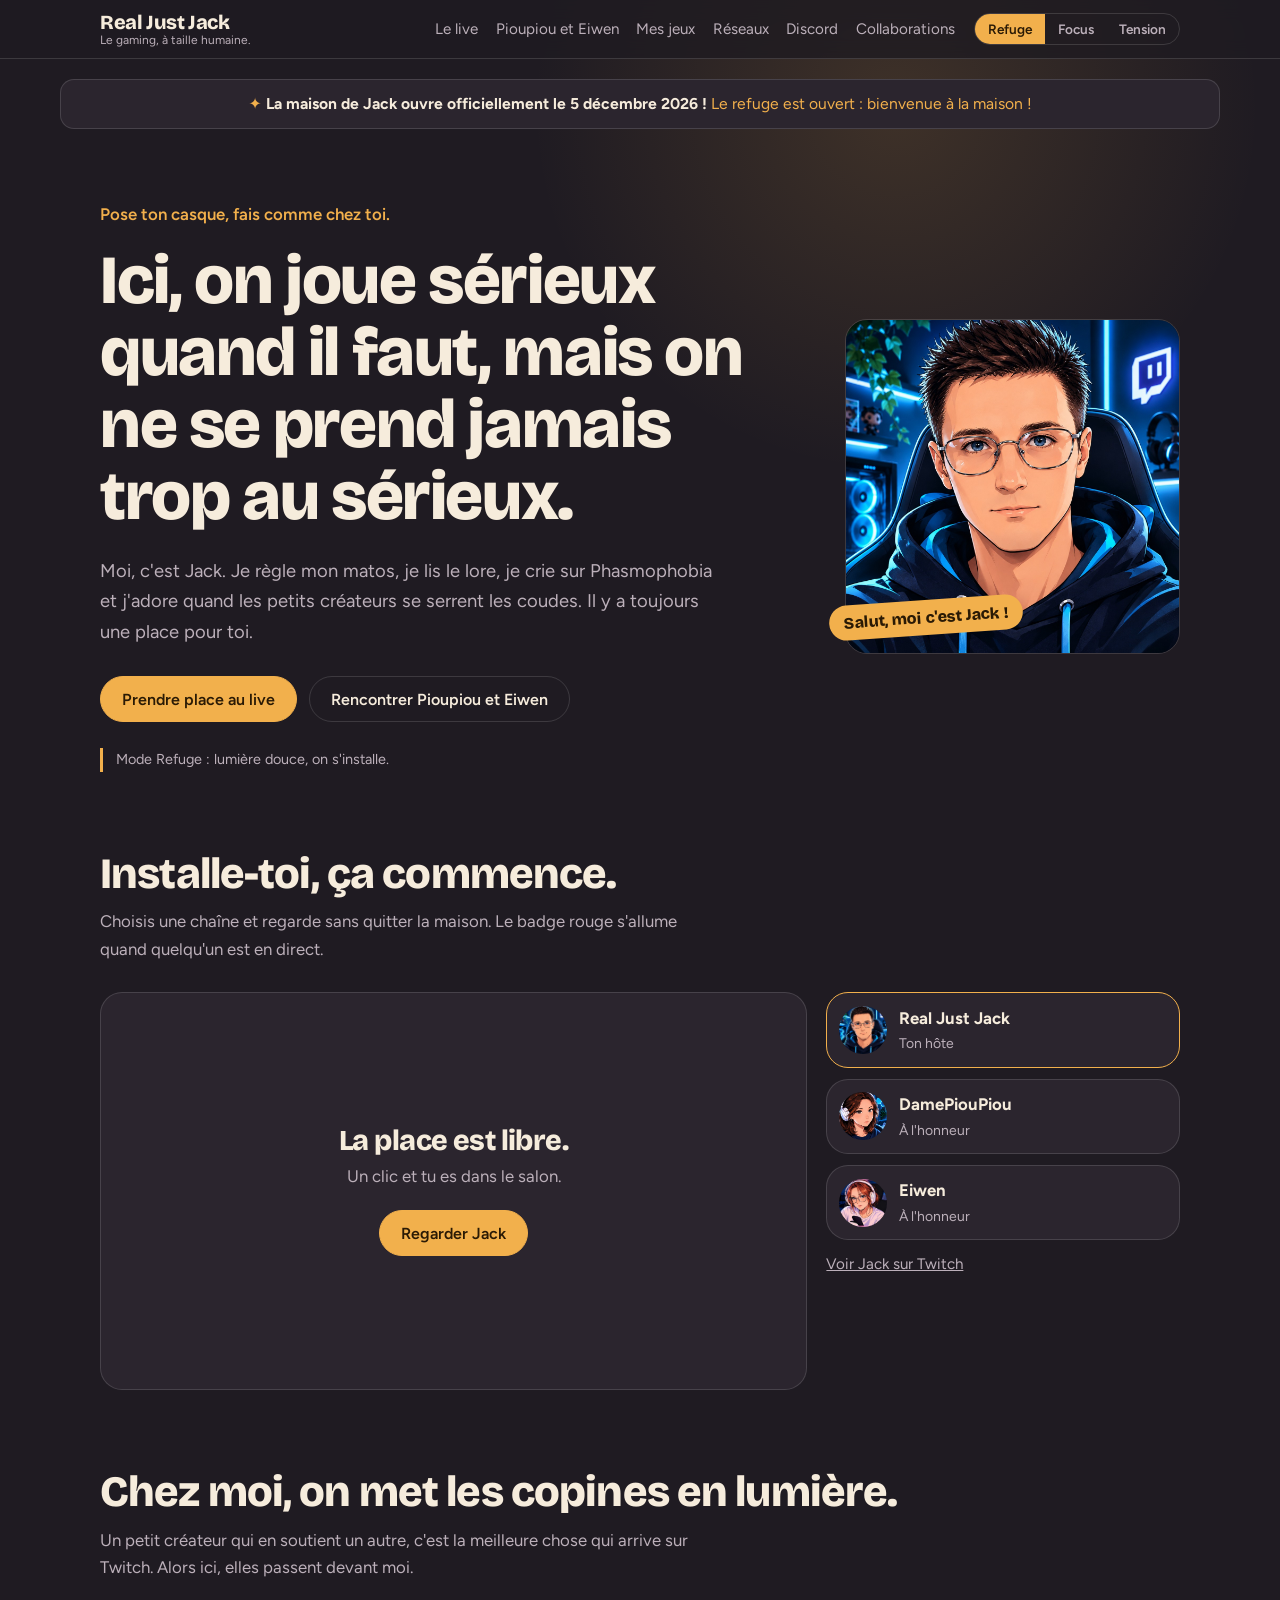
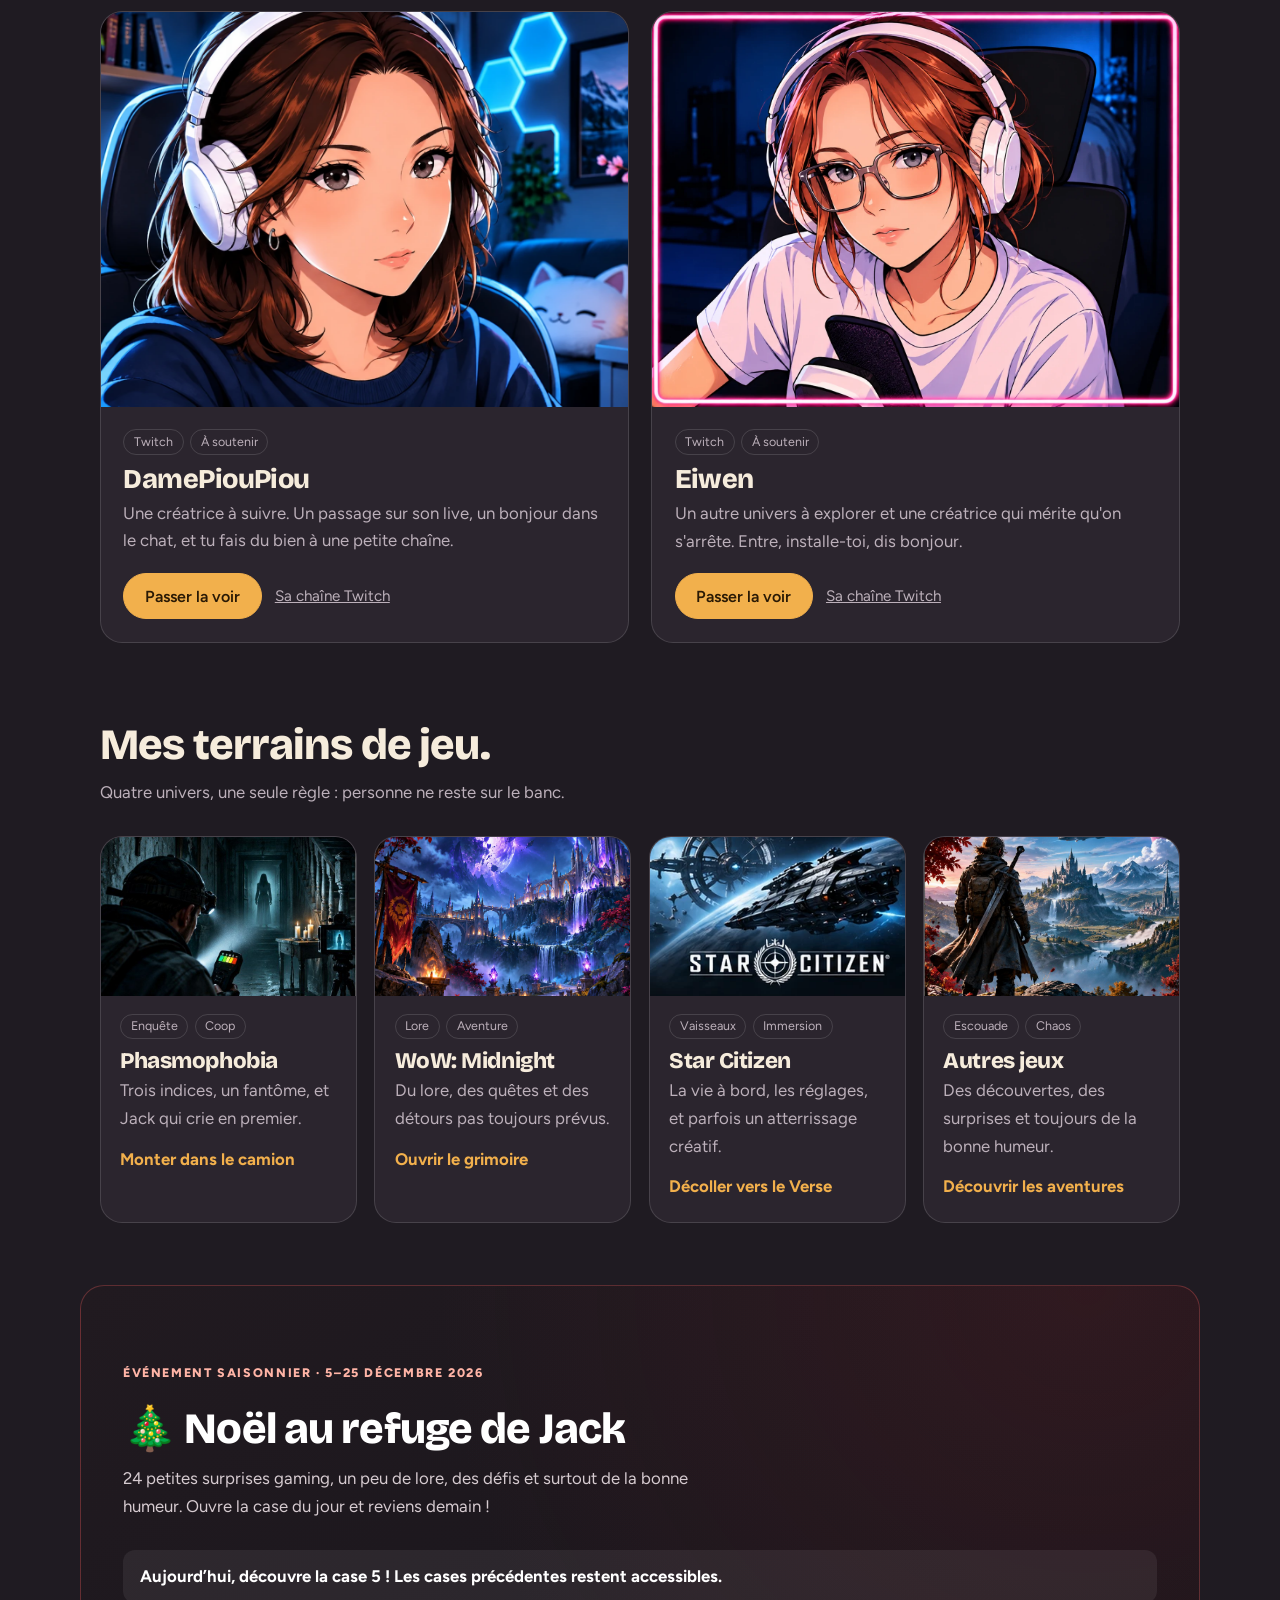
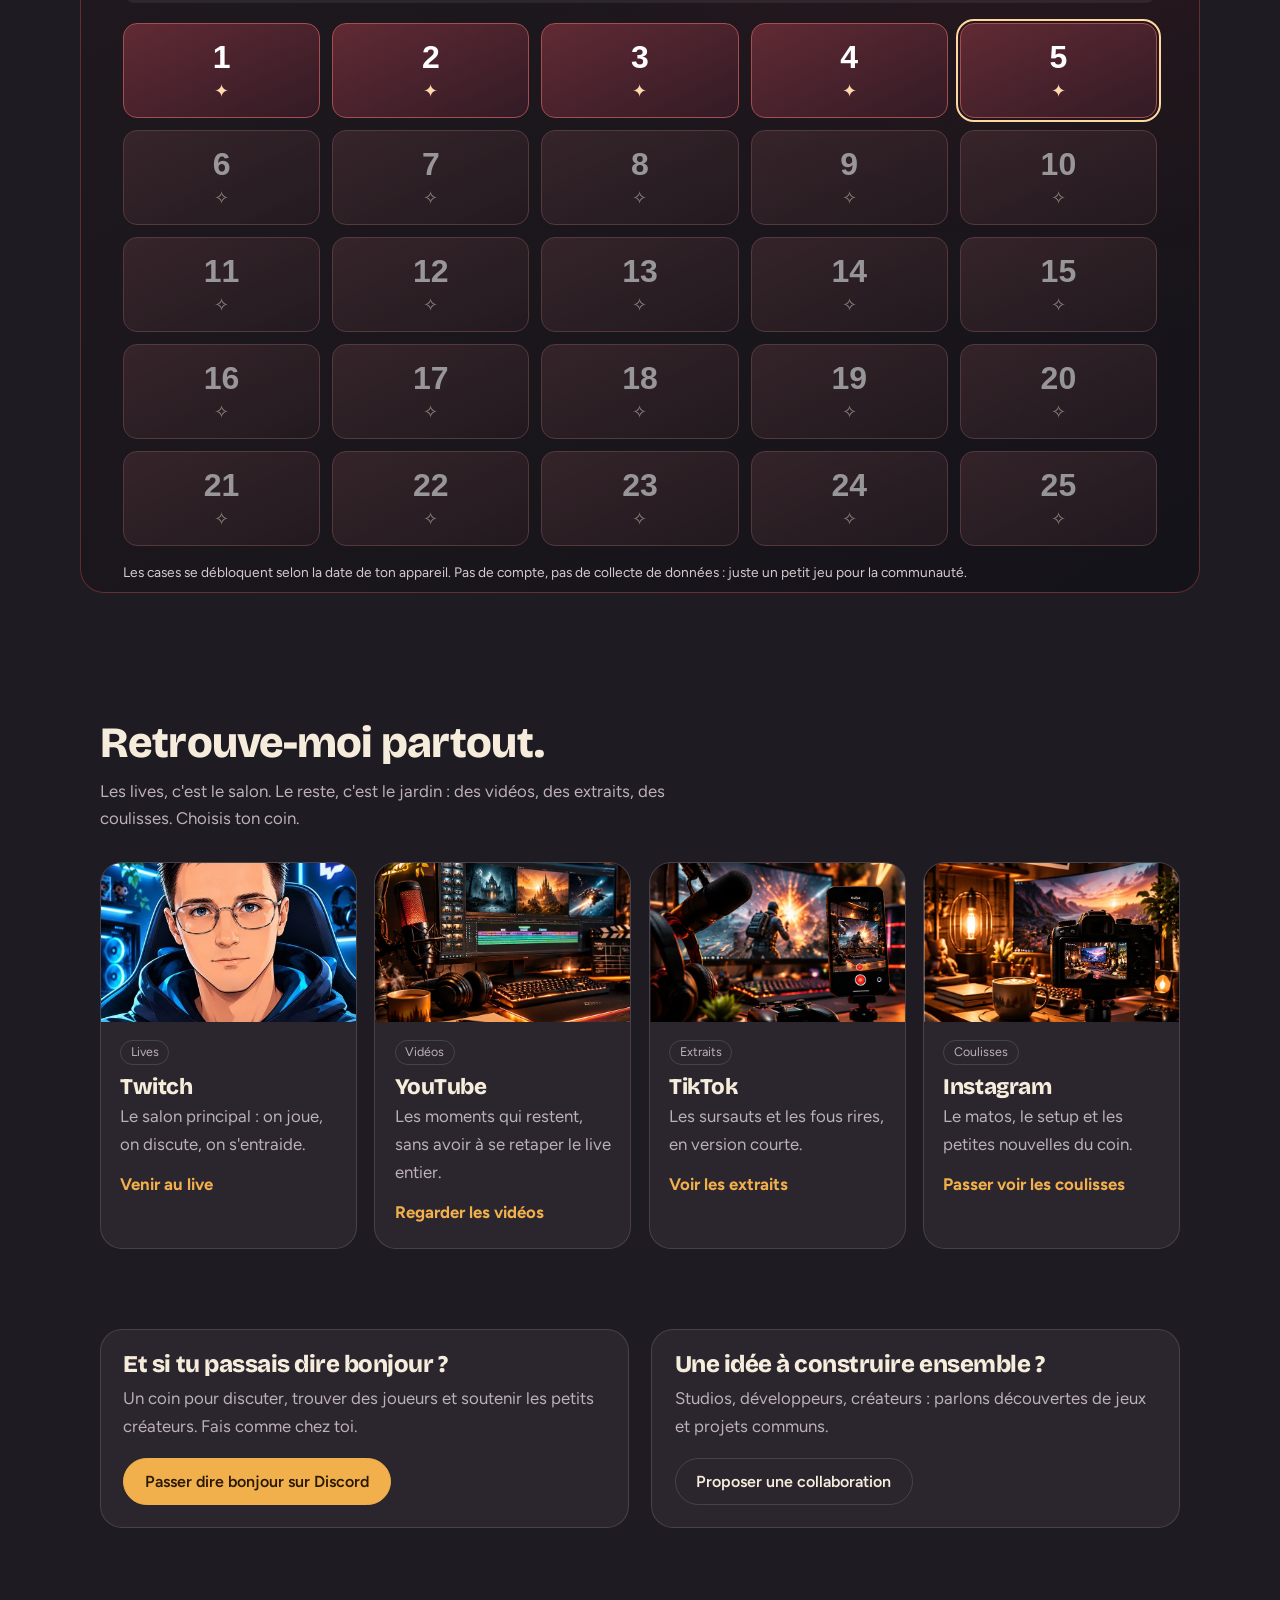
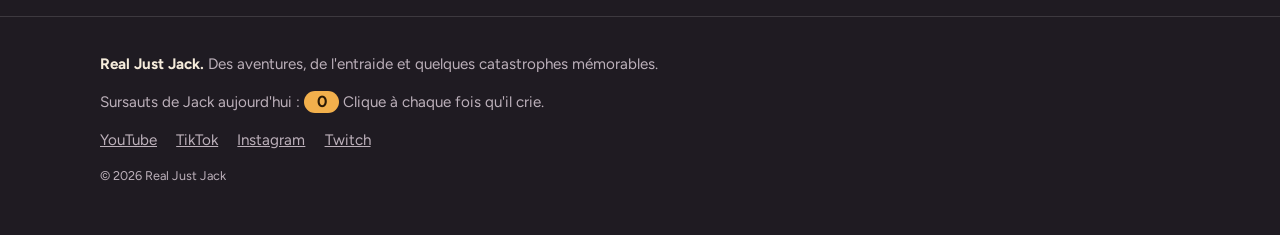
<file: index.html>
<!DOCTYPE html>
<html lang="fr" data-mood="refuge"><head><meta charset="utf-8"><meta name="viewport" content="width=device-width,initial-scale=1,viewport-fit=cover"><meta name="theme-color" content="#1f1b22">
<title>Real Just Jack | Streamer français sur Twitch, entraide et bonne humeur</title>
<meta name="description" content="Real Just Jack : lives Twitch chaleureux autour de Phasmophobia, WoW Midnight, Star Citizen et autres jeux. Avec les lives de DamePiouPiou et Eiwen à découvrir.">
<link rel="canonical" href="https://reeljustjack.fr/"><meta name="robots" content="index, follow, max-image-preview:large">
<meta property="og:type" content="website"><meta property="og:locale" content="fr_FR"><meta property="og:site_name" content="Real Just Jack"><meta property="og:title" content="Real Just Jack | Streamer français sur Twitch"><meta property="og:description" content="Ici, on joue sérieux quand il faut, mais on ne se prend jamais trop au sérieux."><meta property="og:url" content="https://reeljustjack.fr/"><meta property="og:image" content="https://reeljustjack.fr/assets/jack-manga.jpg"><meta name="twitter:card" content="summary_large_image">
<script type="application/ld+json">{"@context":"https://schema.org","@type":"Person","name":"Real Just Jack","alternateName":"Jack","url":"https://reeljustjack.fr/","image":"https://reeljustjack.fr/assets/jack.jpg","sameAs":["https://www.twitch.tv/realjustjack","https://www.youtube.com/@MisterJackBond","https://www.tiktok.com/@dcjackbond","https://www.instagram.com/jackreelly/"]}</script>
<link rel="icon" href="assets/favicon.svg"><link rel="preconnect" href="https://fonts.googleapis.com"><link rel="preconnect" href="https://fonts.gstatic.com" crossorigin>
<link rel="stylesheet" href="https://fonts.googleapis.com/css2?family=Bricolage+Grotesque:opsz,wght@12..96,500;12..96,800&family=Figtree:wght@400;600&display=swap">
<link rel="stylesheet" href="jack.css"><script defer src="jack.js"></script></head>
<body>
<a class="skip" href="#main">Aller au contenu</a>
<header class="top"><div class="wrap bar">
<a class="logo" href="index.html">Real Just Jack<small>Le gaming, à taille humaine.</small></a>
<nav aria-label="Navigation principale"><a href="#live">Le live</a><a href="#copines">Pioupiou et Eiwen</a><a href="#jeux">Mes jeux</a><a href="#reseaux">Réseaux</a><a href="#discord">Discord</a><a href="partenariats.html">Collaborations</a></nav>
<div class="moods" role="group" aria-label="Humeur du site"><button data-m="refuge" title="Lumière douce">Refuge</button><button data-m="focus" title="Tout est aligné">Focus</button><button data-m="tension" title="Lampe torche">Tension</button></div>
</div></header>
<main id="main">
<div class="launch-strip" role="status"><span aria-hidden="true">✦</span> <strong>La maison de Jack ouvre officiellement le 5 décembre 2026 !</strong> <span id="launchClock">Bienvenue dans le refuge gaming.</span></div>
<section class="wrap hero">
<div><p class="kick" data-t="Chut. Tu entends ça ?">Pose ton casque, fais comme chez toi.</p>
<h1>Ici, on joue sérieux quand il faut, mais on ne se prend jamais trop au sérieux.</h1>
<p class="lead">Moi, c'est Jack. Je règle mon matos, je lis le lore, je crie sur Phasmophobia et j'adore quand les petits créateurs se serrent les coudes. Il y a toujours une place pour toi.</p>
<div class="cta"><a class="btn" href="#live" data-ch="realjustjack"><span data-t="Allumer le live, courage">Prendre place au live</span> <span class="on">EN LIVE</span></a><a class="btn ghost" href="#copines">Rencontrer Pioupiou et Eiwen</a></div>
<p class="mood-note" id="moodNote" aria-live="polite"></p></div>
<figure class="portrait tilt"><img src="assets/jack-manga.jpg" alt="Illustration de Jack, assis face à son écran"><figcaption>Salut, moi c'est Jack !</figcaption></figure>
</section>

<i id="direct"></i>
<section class="wrap" id="live">
<h2>Installe-toi, ça commence.</h2>
<p class="intro">Choisis une chaîne et regarde sans quitter la maison. Le badge rouge s'allume quand quelqu'un est en direct.</p>
<div class="live">
<div class="player" id="player"><div class="welcome"><h3>La place est libre.</h3><p>Un clic et tu es dans le salon.</p><button class="btn" data-ch="realjustjack">Regarder Jack <span class="on">EN LIVE</span></button></div></div>
<div class="tabs">
<button class="tab on-air" data-ch="realjustjack"><img src="assets/jack.jpg" alt=""><span><b>Real Just Jack</b><small>Ton hôte</small></span><span class="on">EN LIVE</span></button>
<button class="tab" data-ch="damepioupiou"><img src="assets/damepioupiou.jpg" alt=""><span><b>DamePiouPiou</b><small>À l'honneur</small></span><span class="on">EN LIVE</span></button>
<button class="tab" data-ch="eiwen_"><img src="assets/eiwen.jpg" alt=""><span><b>Eiwen</b><small>À l'honneur</small></span><span class="on">EN LIVE</span></button>
<a class="quiet" id="tw" href="https://www.twitch.tv/realjustjack" target="_blank" rel="noopener">Voir Jack sur Twitch</a>
</div></div>
</section>

<i id="communaute"></i>
<section class="wrap" id="copines">
<h2>Chez moi, on met les copines en lumière.</h2>
<p class="intro">Un petit créateur qui en soutient un autre, c'est la meilleure chose qui arrive sur Twitch. Alors ici, elles passent devant moi.</p>
<div class="duo">
<article class="star tilt"><img src="assets/damepioupiou-manga.webp" alt="Illustration de DamePiouPiou" loading="lazy"><div><div class="chips"><span class="chip">Twitch</span><span class="chip">À soutenir</span></div><h3>DamePiouPiou</h3><p>Une créatrice à suivre. Un passage sur son live, un bonjour dans le chat, et tu fais du bien à une petite chaîne.</p><div class="cta"><button class="btn" data-ch="damepioupiou">Passer la voir <span class="on">EN LIVE</span></button><a class="quiet" href="https://www.twitch.tv/damepioupiou" target="_blank" rel="noopener">Sa chaîne Twitch</a></div></div></article>
<article class="star tilt"><img src="assets/eiwen-manga.webp" alt="Illustration d'Eiwen" loading="lazy"><div><div class="chips"><span class="chip">Twitch</span><span class="chip">À soutenir</span></div><h3>Eiwen</h3><p>Un autre univers à explorer et une créatrice qui mérite qu'on s'arrête. Entre, installe-toi, dis bonjour.</p><div class="cta"><button class="btn" data-ch="eiwen_">Passer la voir <span class="on">EN LIVE</span></button><a class="quiet" href="https://www.twitch.tv/eiwen_" target="_blank" rel="noopener">Sa chaîne Twitch</a></div></div></article>
</div></section>

<i id="aventures"></i>
<section class="wrap" id="jeux">
<h2>Mes terrains de jeu.</h2>
<p class="intro">Quatre univers, une seule règle : personne ne reste sur le banc.</p>
<div class="games">
<a class="game tilt" href="phasmophobia.html"><img src="assets/phasmophobia.jpg" alt="" loading="lazy"><div><div class="chips"><span class="chip">Enquête</span><span class="chip">Coop</span></div><h3>Phasmophobia</h3><p>Trois indices, un fantôme, et Jack qui crie en premier.</p><b data-t="Monter dans le camion (tout seul)">Monter dans le camion</b></div></a>
<a class="game tilt" href="world-of-warcraft.html"><img src="assets/wow-midnight-2027.webp" alt="" loading="lazy"><div><div class="chips"><span class="chip">Lore</span><span class="chip">Aventure</span></div><h3>WoW: Midnight</h3><p>Du lore, des quêtes et des détours pas toujours prévus.</p><b>Ouvrir le grimoire</b></div></a>
<a class="game tilt" href="star-citizen.html"><img src="assets/star-citizen-2027.webp" alt="" loading="lazy"><div><div class="chips"><span class="chip">Vaisseaux</span><span class="chip">Immersion</span></div><h3>Star Citizen</h3><p>La vie à bord, les réglages, et parfois un atterrissage créatif.</p><b>Décoller vers le Verse</b></div></a>
<a class="game tilt" href="https://www.twitch.tv/realjustjack" target="_blank" rel="noopener"><img src="assets/autres-jeux.jpg" alt="" loading="lazy"><div><div class="chips"><span class="chip">Escouade</span><span class="chip">Chaos</span></div><h3>Autres jeux</h3><p>Des découvertes, des surprises et toujours de la bonne humeur.</p><b>Découvrir les aventures</b></div></a>
</div></section>


<section class="wrap christmas" id="noel" aria-labelledby="noel-title">
 <div class="xmas-heading"><span class="xmas-kicker">ÉVÉNEMENT SAISONNIER · 5–25 DÉCEMBRE 2026</span><h2 id="noel-title">🎄 Noël au refuge de Jack</h2><p class="intro">24 petites surprises gaming, un peu de lore, des défis et surtout de la bonne humeur. Ouvre la case du jour et reviens demain !</p></div>
 <div class="xmas-status" id="xmasStatus" role="status" aria-live="polite">Le refuge prépare ses décorations…</div>
 <div class="xmas-grid" id="xmasGrid" aria-label="Calendrier de l'Avent gaming"></div>
 <div class="xmas-reveal" id="xmasReveal" aria-live="polite" hidden><strong id="xmasRevealTitle"></strong><p id="xmasRevealText"></p><button type="button" class="btn ghost" id="xmasClose">Fermer la surprise</button></div>
 <p class="xmas-note">Les cases se débloquent selon la date de ton appareil. Pas de compte, pas de collecte de données : juste un petit jeu pour la communauté.</p>
</section>

<section class="wrap" id="reseaux">
<h2>Retrouve-moi partout.</h2>
<p class="intro">Les lives, c'est le salon. Le reste, c'est le jardin : des vidéos, des extraits, des coulisses. Choisis ton coin.</p>
<div class="games">
<a class="game tilt" href="https://www.twitch.tv/realjustjack" target="_blank" rel="noopener"><img src="assets/jack.jpg" alt="" loading="lazy"><div><div class="chips"><span class="chip">Lives</span></div><h3>Twitch</h3><p>Le salon principal : on joue, on discute, on s'entraide.</p><b>Venir au live</b></div></a>
<a class="game tilt" href="https://www.youtube.com/@MisterJackBond" target="_blank" rel="noopener"><img src="assets/youtube-visuel.webp" alt="" loading="lazy"><div><div class="chips"><span class="chip">Vidéos</span></div><h3>YouTube</h3><p>Les moments qui restent, sans avoir à se retaper le live entier.</p><b>Regarder les vidéos</b></div></a>
<a class="game tilt" href="https://www.tiktok.com/@dcjackbond" target="_blank" rel="noopener"><img src="assets/tiktok-visuel.webp" alt="" loading="lazy"><div><div class="chips"><span class="chip">Extraits</span></div><h3>TikTok</h3><p>Les sursauts et les fous rires, en version courte.</p><b>Voir les extraits</b></div></a>
<a class="game tilt" href="https://www.instagram.com/jackreelly/" target="_blank" rel="noopener"><img src="assets/instagram-visuel.webp" alt="" loading="lazy"><div><div class="chips"><span class="chip">Coulisses</span></div><h3>Instagram</h3><p>Le matos, le setup et les petites nouvelles du coin.</p><b>Passer voir les coulisses</b></div></a>
</div></section>

<section class="wrap" id="discord"><div class="duo two">
<div class="box"><h3>Et si tu passais dire bonjour ?</h3><p>Un coin pour discuter, trouver des joueurs et soutenir les petits créateurs. Fais comme chez toi.</p><a class="btn" href="https://discord.gg/JyPCrqqf5z" target="_blank" rel="noopener noreferrer">Passer dire bonjour sur Discord</a></div>
<div class="box"><h3>Une idée à construire ensemble ?</h3><p>Studios, développeurs, créateurs : parlons découvertes de jeux et projets communs.</p><a class="btn ghost" href="partenariats.html">Proposer une collaboration</a></div>
</div></section>
</main>
<footer class="foot"><div class="wrap"><p><b>Real Just Jack.</b> Des aventures, de l'entraide et quelques catastrophes mémorables.</p>
<p class="boo">Sursauts de Jack aujourd'hui : <button id="boo" aria-label="Ajouter un sursaut">0</button> <span id="booq">Clique à chaque fois qu'il crie.</span></p>
<p class="links"><a href="youtube.html">YouTube</a><a href="tiktok.html">TikTok</a><a href="instagram.html">Instagram</a><a href="https://www.twitch.tv/realjustjack" target="_blank" rel="noopener">Twitch</a></p><small>© 2026 Real Just Jack</small></div></footer>
<script defer src="launch.js"></script><script defer src="noel.js"></script></body></html>
</file>
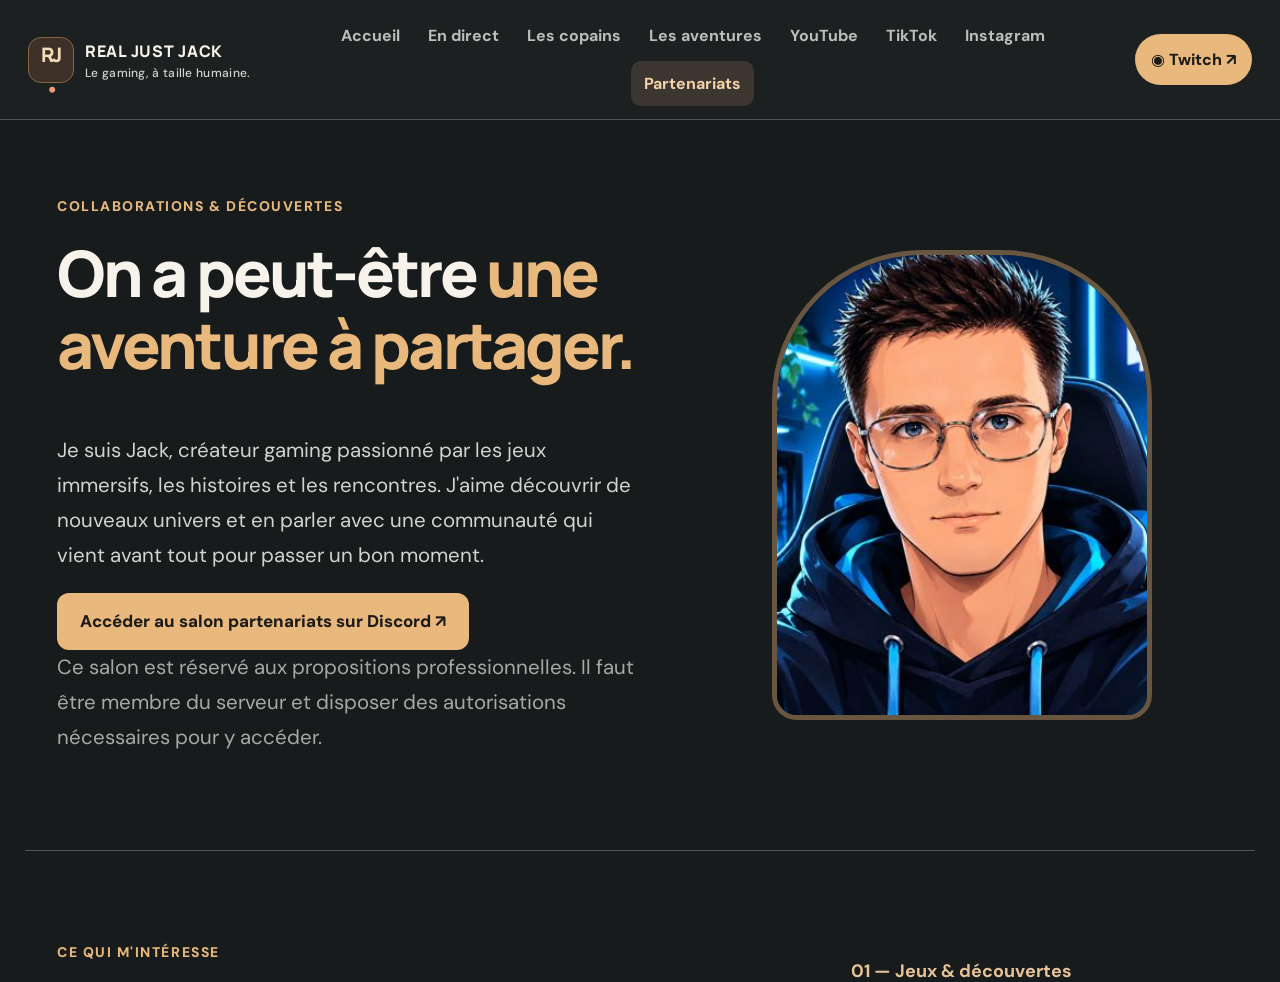
<file: battlefield-6.html>
<!doctype html><html lang="fr"><head><meta charset="utf-8"><meta http-equiv="refresh" content="0;url=partenariats.html"><meta name="robots" content="noindex"><title>Redirection — Partenariats Gaming</title></head><body><p>Cette rubrique a été remplacée par <a href="partenariats.html">Partenariats Gaming</a>.</p></body></html>
</file>
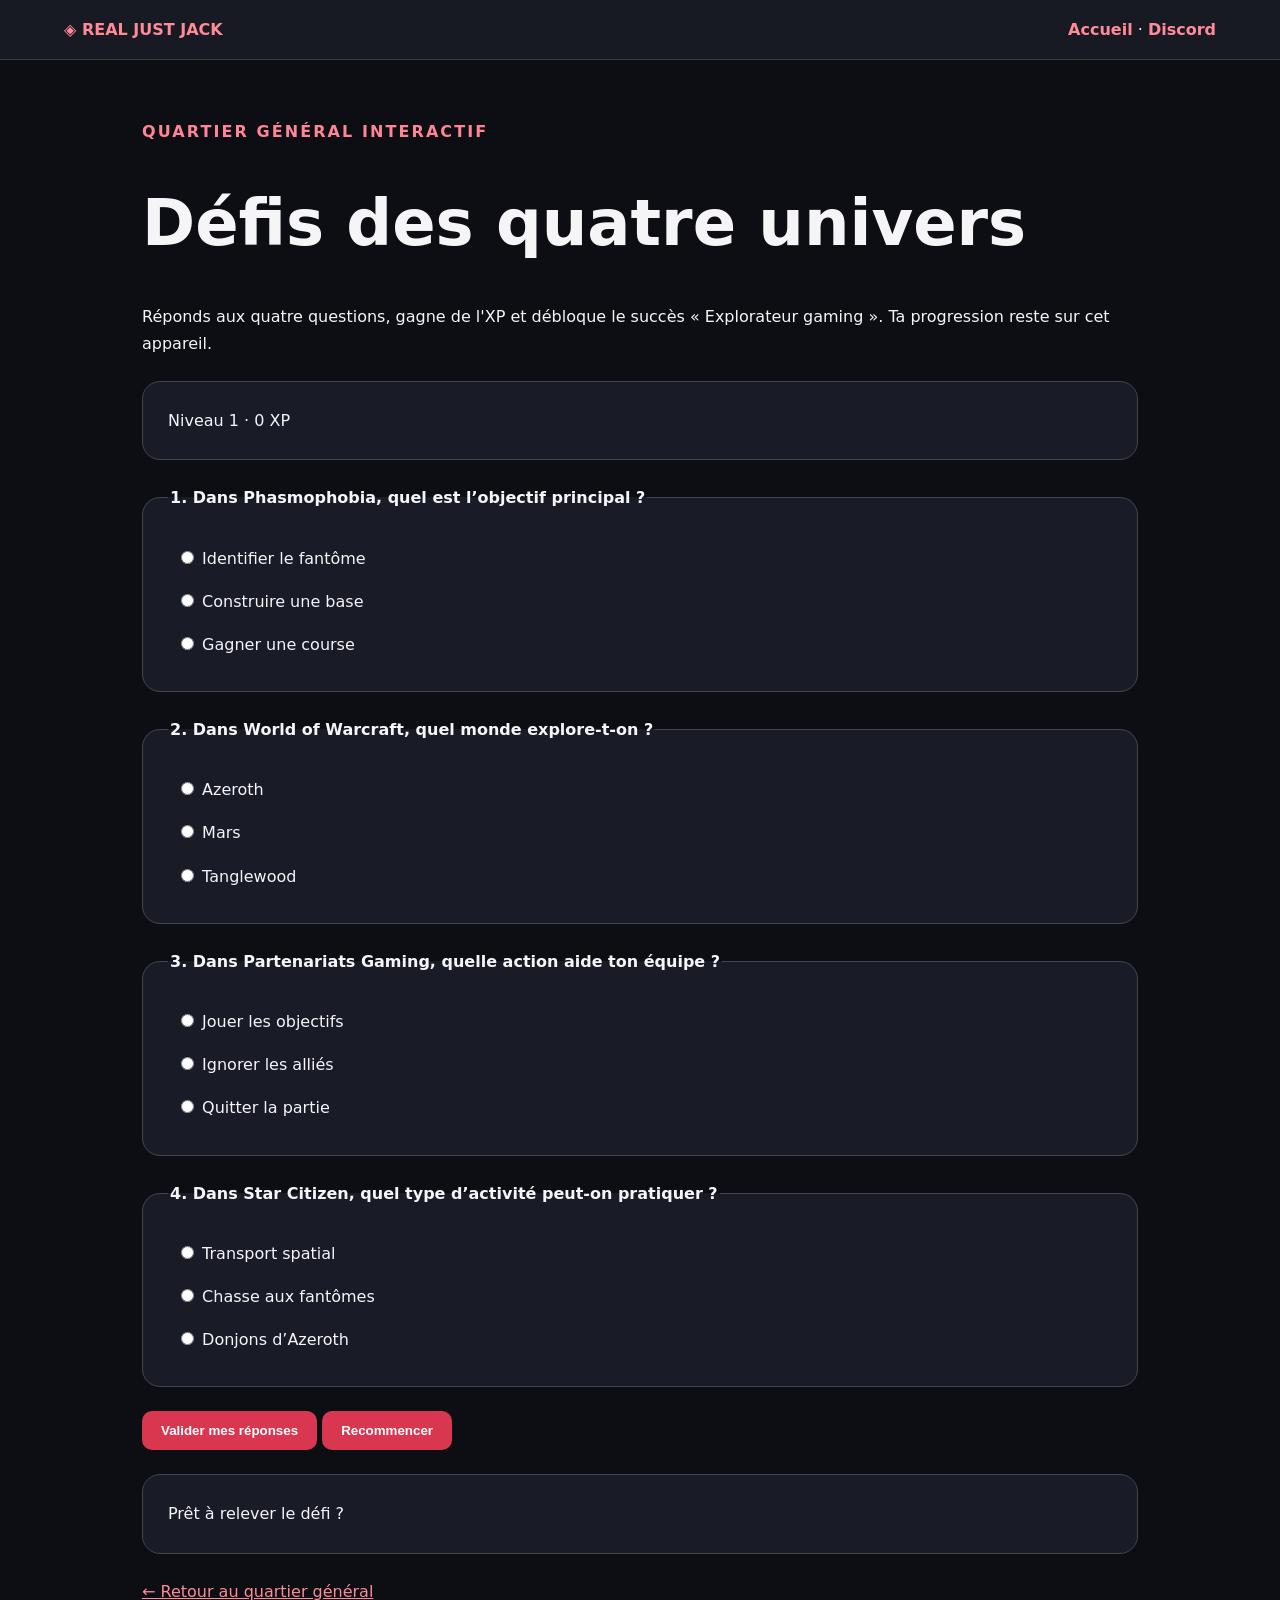
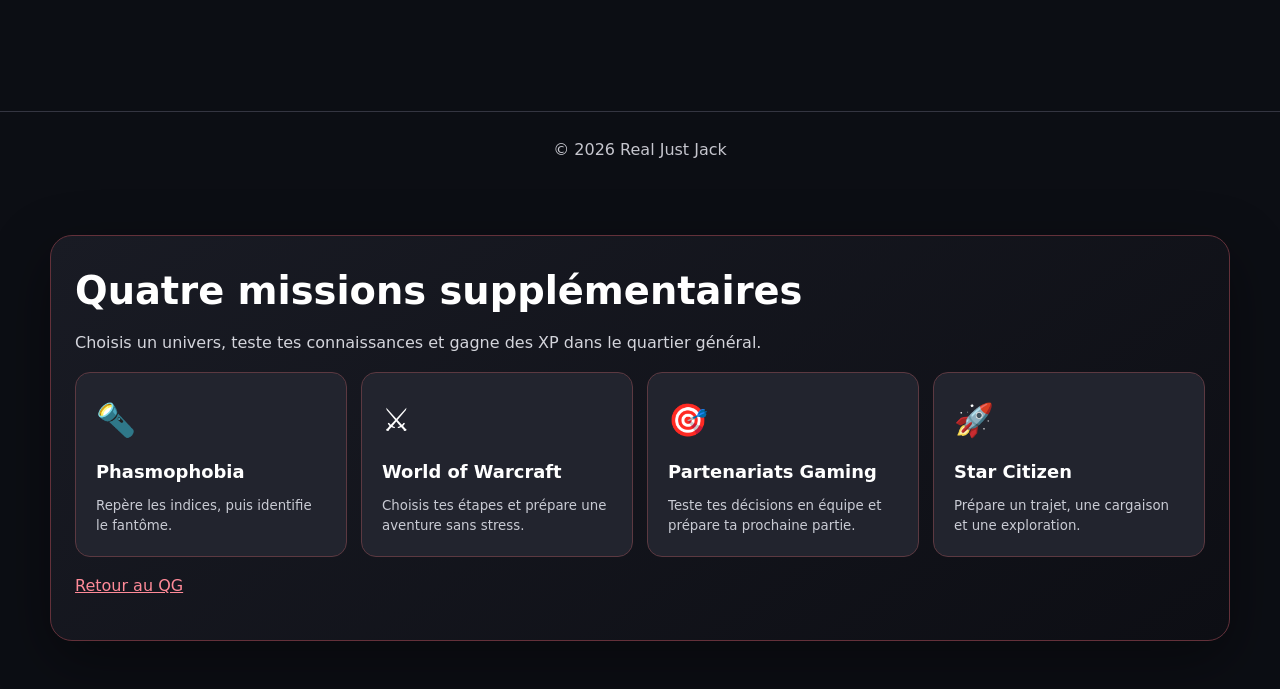
<file: defis.html>
<!DOCTYPE html>
<html lang="fr"><head><meta charset="utf-8"/><meta content="width=device-width,initial-scale=1" name="viewport"/><title>Défis gaming et quiz interactif | Real Just Jack</title><meta content="Relève les défis du QG Real Just Jack : quiz Phasmophobia, World of Warcraft, Partenariats Gaming et Star Citizen. Gratuit et interactif." name="description"/><link href="https://dctraplan.github.io/defis.html" rel="canonical"/><link href="seo-pages.css" rel="stylesheet"/><link href="assets/favicon.svg" rel="icon"/><link href="rjj-interactif.css" rel="stylesheet"/></head><body><header><a href="index.html">◈ REAL JUST JACK</a><nav><a href="index.html">Accueil</a> · <a href="https://discord.gg/JyPCrqqf5z">Discord</a></nav></header><main class="wrap"><p class="eyebrow">Quartier général interactif</p><h1>Défis des quatre univers</h1><p>Réponds aux quatre questions, gagne de l'XP et débloque le succès « Explorateur gaming ». Ta progression reste sur cet appareil.</p><div aria-live="polite" class="panel" id="progress">Niveau 1 · 0 XP</div><form id="quiz"><fieldset class="panel"><legend><strong>1. Dans Phasmophobia, quel est l’objectif principal ?</strong></legend><label style="display:block;padding:8px"><input name="q0" type="radio" value="0"/> Identifier le fantôme</label><label style="display:block;padding:8px"><input name="q0" type="radio" value="1"/> Construire une base</label><label style="display:block;padding:8px"><input name="q0" type="radio" value="2"/> Gagner une course</label></fieldset><fieldset class="panel"><legend><strong>2. Dans World of Warcraft, quel monde explore-t-on ?</strong></legend><label style="display:block;padding:8px"><input name="q1" type="radio" value="0"/> Azeroth</label><label style="display:block;padding:8px"><input name="q1" type="radio" value="1"/> Mars</label><label style="display:block;padding:8px"><input name="q1" type="radio" value="2"/> Tanglewood</label></fieldset><fieldset class="panel"><legend><strong>3. Dans Partenariats Gaming, quelle action aide ton équipe ?</strong></legend><label style="display:block;padding:8px"><input name="q2" type="radio" value="0"/> Jouer les objectifs</label><label style="display:block;padding:8px"><input name="q2" type="radio" value="1"/> Ignorer les alliés</label><label style="display:block;padding:8px"><input name="q2" type="radio" value="2"/> Quitter la partie</label></fieldset><fieldset class="panel"><legend><strong>4. Dans Star Citizen, quel type d’activité peut-on pratiquer ?</strong></legend><label style="display:block;padding:8px"><input name="q3" type="radio" value="0"/> Transport spatial</label><label style="display:block;padding:8px"><input name="q3" type="radio" value="1"/> Chasse aux fantômes</label><label style="display:block;padding:8px"><input name="q3" type="radio" value="2"/> Donjons d’Azeroth</label></fieldset><button type="submit">Valider mes réponses</button> <button id="reset" type="button">Recommencer</button></form><div aria-live="polite" class="panel" id="result">Prêt à relever le défi ?</div><p><a href="index.html">← Retour au quartier général</a></p></main><footer>© 2026 Real Just Jack</footer><script defer="" src="defis.js"></script><script defer="True" src="rjj-interactif.js"></script><section class="rjj-lab"><h2>Quatre missions supplémentaires</h2><p>Choisis un univers, teste tes connaissances et gagne des XP dans le quartier général.</p><div class="rjj-world-grid"><a class="rjj-world" href="phasmophobia.html#mission-interactive"><span>🔦</span><strong>Phasmophobia</strong><small>Repère les indices, puis identifie le fantôme.</small></a><a class="rjj-world" href="world-of-warcraft.html#mission-interactive"><span>⚔️</span><strong>World of Warcraft</strong><small>Choisis tes étapes et prépare une aventure sans stress.</small></a><a class="rjj-world" href="partenariats.html#mission-interactive"><span>🎯</span><strong>Partenariats Gaming</strong><small>Teste tes décisions en équipe et prépare ta prochaine partie.</small></a><a class="rjj-world" href="star-citizen.html#mission-interactive"><span>🚀</span><strong>Star Citizen</strong><small>Prépare un trajet, une cargaison et une exploration.</small></a></div><p><a href="index.html#rjj-qg">Retour au QG</a></p></section></body></html>
</file>
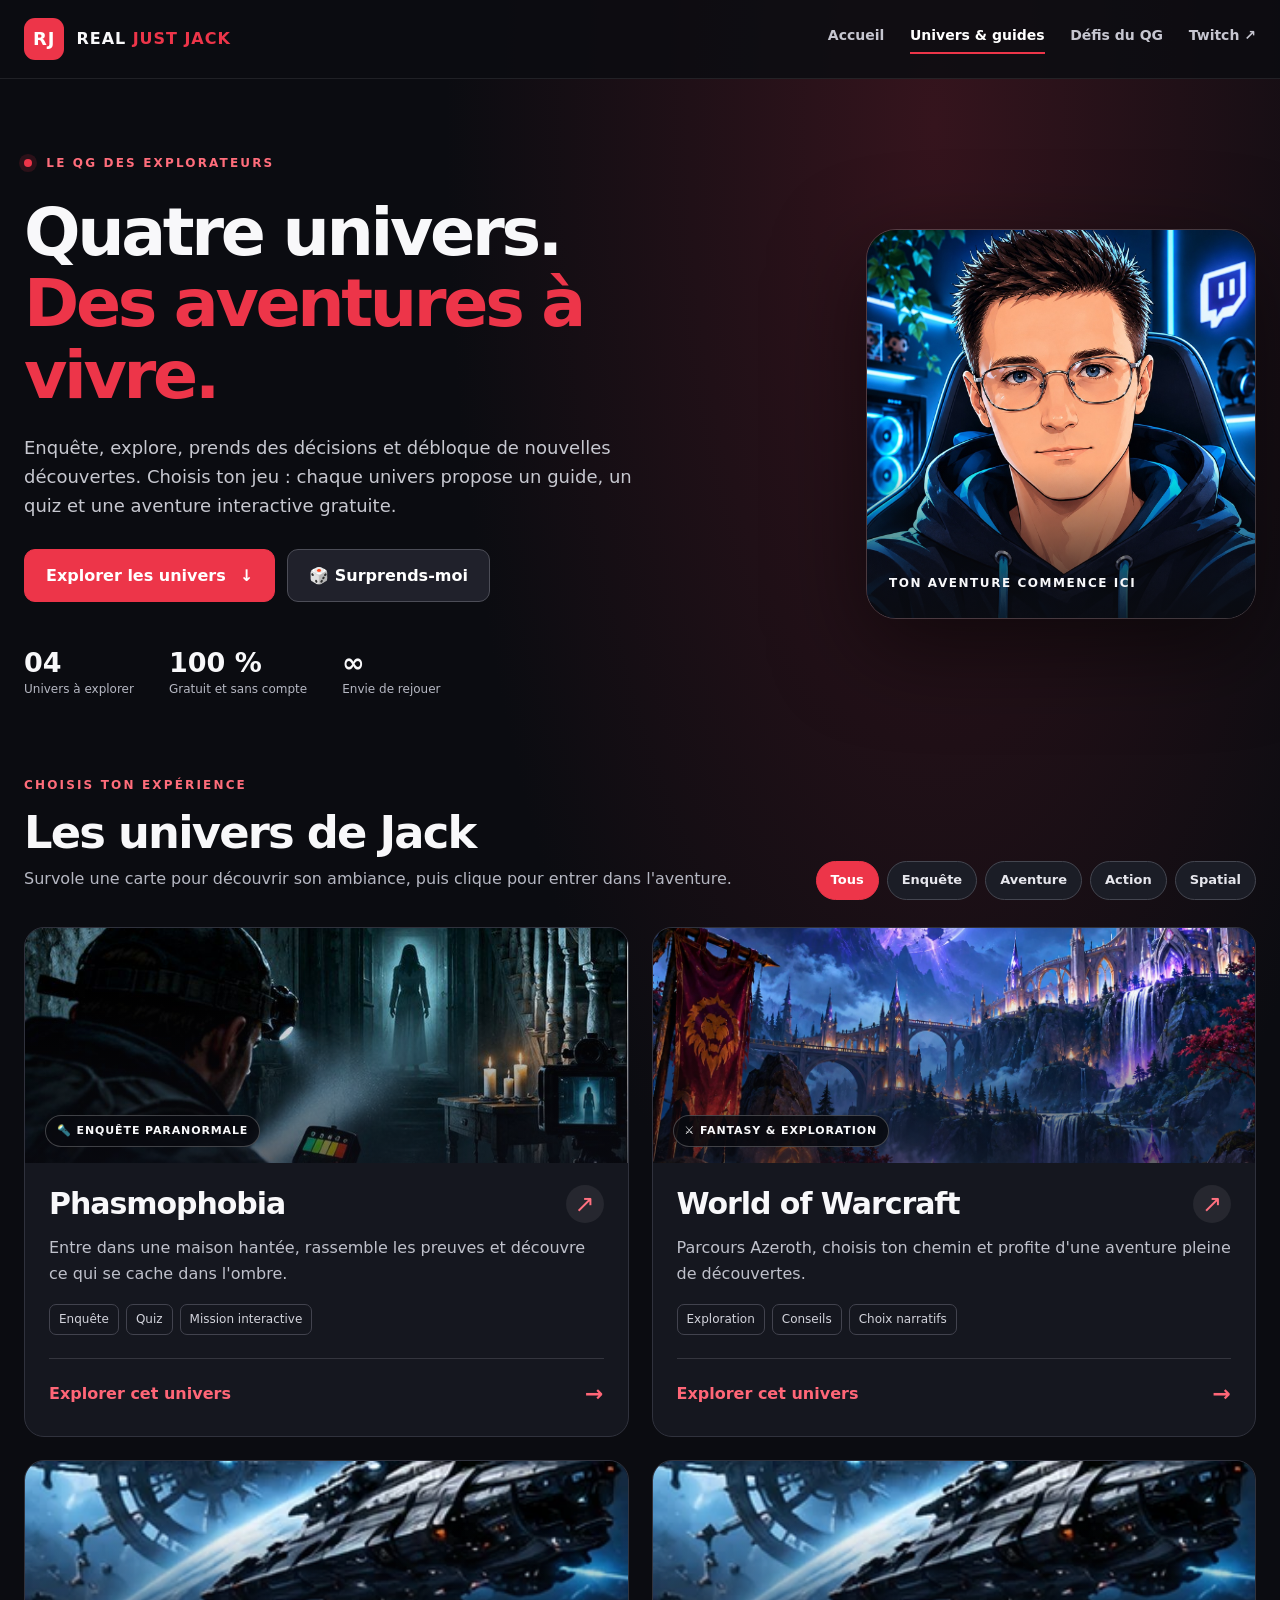
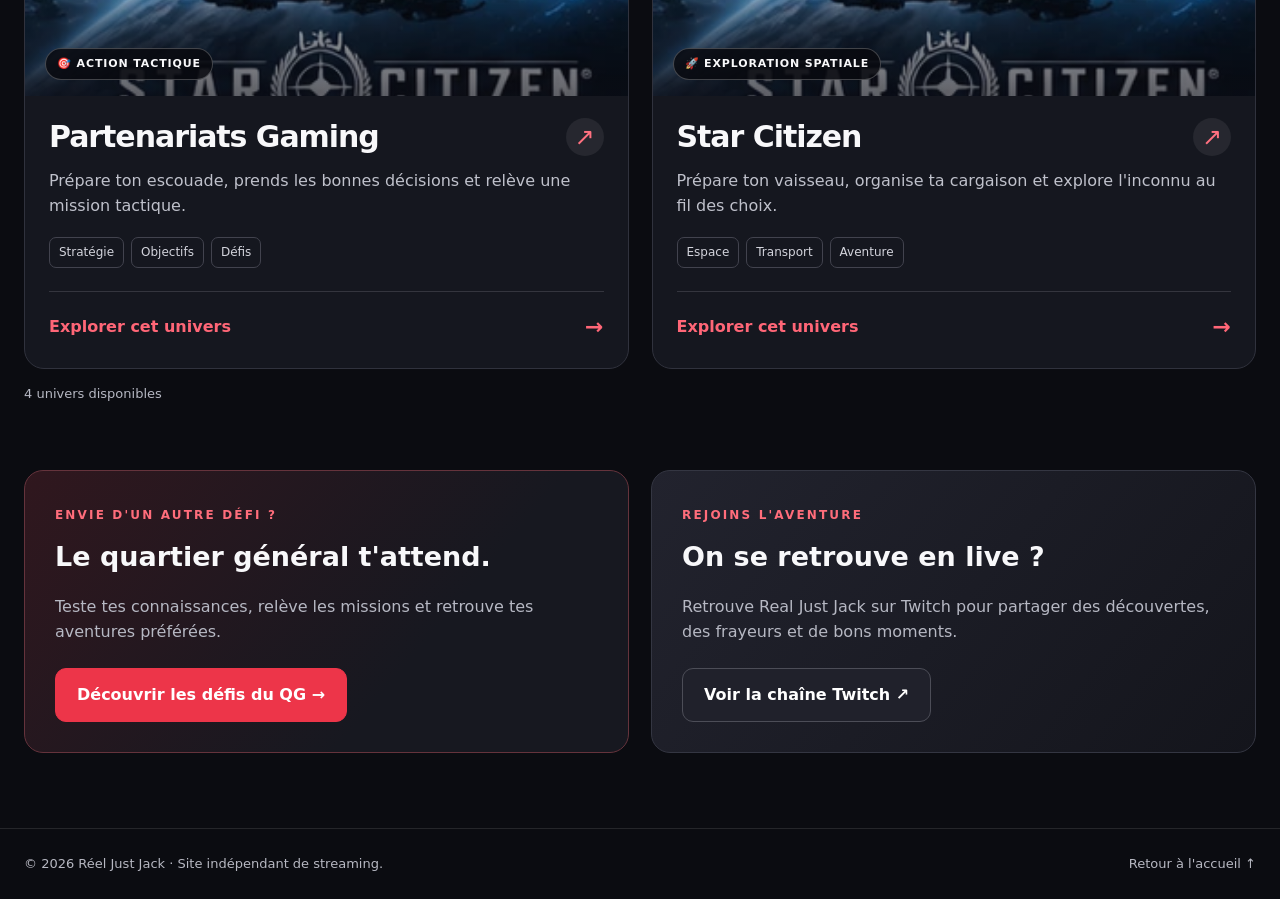
<file: guides.html>
<!doctype html>
<html lang="fr"><head><meta charset="utf-8"><meta name="viewport" content="width=device-width, initial-scale=1"><meta name="theme-color" content="#0b0c11"><title>Guides gaming et aventures interactives | Real Just Jack</title><meta name="description" content="Explore les guides et aventures interactives de Real Just Jack : Phasmophobia, World of Warcraft, Partenariats Gaming et Star Citizen. Quiz, missions et défis gratuits."><link rel="canonical" href="https://dctraplan.github.io/guides.html"><link rel="icon" href="assets/favicon.svg"><meta property="og:type" content="website"><meta property="og:site_name" content="Real Just Jack"><meta property="og:title" content="Guides et aventures gaming | Real Just Jack"><meta property="og:description" content="Quatre univers, des missions à choix, des quiz et des guides gratuits."><meta property="og:url" content="https://dctraplan.github.io/guides.html"><meta property="og:image" content="https://dctraplan.github.io/assets/jack-manga.jpg"><meta name="twitter:card" content="summary_large_image"><link rel="stylesheet" href="guides-premium.css"><script type="application/ld+json">{"@context":"https://schema.org","@graph":[{"@type":"CollectionPage","name":"Guides gaming et aventures interactives | Real Just Jack","url":"https://dctraplan.github.io/guides.html","inLanguage":"fr-FR","description":"Guides et aventures interactives pour quatre jeux vidéo."},{"@type":"ItemList","itemListElement":[{"@type":"ListItem","position":1,"name":"Phasmophobia","url":"https://dctraplan.github.io/phasmophobia.html"},{"@type":"ListItem","position":2,"name":"World of Warcraft","url":"https://dctraplan.github.io/world-of-warcraft.html"},{"@type":"ListItem","position":3,"name":"Partenariats Gaming","url":"https://dctraplan.github.io/partenariats.html"},{"@type":"ListItem","position":4,"name":"Star Citizen","url":"https://dctraplan.github.io/star-citizen.html"}]}]}</script></head>
<body><header class="site-header"><div class="container nav"><a class="brand" href="index.html"><span class="brand-mark">RJ</span><span>REAL <em>JUST JACK</em></span></a><nav aria-label="Navigation principale"><a href="index.html">Accueil</a><a class="active" aria-current="page" href="guides.html">Univers & guides</a><a href="defis.html">Défis du QG</a><a href="https://www.twitch.tv/realjustjack" target="_blank" rel="noopener noreferrer">Twitch ↗</a></nav></div></header>
<main><section class="hero container"><div class="hero-copy"><span class="eyebrow"><span class="pulse"></span> LE QG DES EXPLORATEURS</span><h1>Quatre univers.<br><span>Des aventures à vivre.</span></h1><p>Enquête, explore, prends des décisions et débloque de nouvelles découvertes. Choisis ton jeu : chaque univers propose un guide, un quiz et une aventure interactive gratuite.</p><div class="hero-actions"><a class="btn primary" href="#univers">Explorer les univers <span>↓</span></a><button class="btn secondary" id="random" type="button">🎲 Surprends-moi</button></div><div class="hero-stats"><div><strong>04</strong><small>Univers à explorer</small></div><div><strong>100 %</strong><small>Gratuit et sans compte</small></div><div><strong>∞</strong><small>Envie de rejouer</small></div></div></div><div class="hero-visual" aria-hidden="true"><img src="assets/jack-manga.jpg" alt="" width="600" height="600"><span class="visual-label">TON AVENTURE COMMENCE ICI</span></div></section>
<section class="worlds container" id="univers"><div class="section-heading"><div><p class="eyebrow">CHOISIS TON EXPÉRIENCE</p><h2>Les univers de Jack</h2><p>Survole une carte pour découvrir son ambiance, puis clique pour entrer dans l'aventure.</p></div><div class="filters" role="group" aria-label="Filtrer les univers"><button class="filter active" data-filter="all" aria-pressed="true">Tous</button><button class="filter" data-filter="enquete" aria-pressed="false">Enquête</button><button class="filter" data-filter="aventure" aria-pressed="false">Aventure</button><button class="filter" data-filter="action" aria-pressed="false">Action</button><button class="filter" data-filter="spatial" aria-pressed="false">Spatial</button></div></div>
<div class="world-grid" id="world-grid">
<article class="world-card" data-category="enquete"><a class="card-link" href="phasmophobia.html" aria-label="Découvrir Phasmophobia, ses guides et son aventure"><div class="card-image"><img src="assets/phasmophobia.jpg" alt="Ambiance sombre de Phasmophobia" loading="lazy" width="800" height="500"><span class="card-tag">🔦 ENQUÊTE PARANORMALE</span></div><div class="card-content"><div class="card-top"><h3>Phasmophobia</h3><span class="arrow">↗</span></div><p>Entre dans une maison hantée, rassemble les preuves et découvre ce qui se cache dans l'ombre.</p><div class="chips"><span>Enquête</span><span>Quiz</span><span>Mission interactive</span></div><span class="card-cta">Explorer cet univers <span>→</span></span></div></a></article>
<article class="world-card" data-category="aventure"><a class="card-link" href="world-of-warcraft.html" aria-label="Découvrir World of Warcraft, ses guides et son aventure"><div class="card-image"><img src="assets/wow-midnight-2027.webp" alt="Univers fantastique de World of Warcraft" loading="lazy" width="800" height="500"><span class="card-tag">⚔️ FANTASY & EXPLORATION</span></div><div class="card-content"><div class="card-top"><h3>World of Warcraft</h3><span class="arrow">↗</span></div><p>Parcours Azeroth, choisis ton chemin et profite d'une aventure pleine de découvertes.</p><div class="chips"><span>Exploration</span><span>Conseils</span><span>Choix narratifs</span></div><span class="card-cta">Explorer cet univers <span>→</span></span></div></a></article>
<article class="world-card" data-category="action"><a class="card-link" href="partenariats.html" aria-label="Découvrir Partenariats Gaming, ses guides et son aventure"><div class="card-image"><img src="assets/star-citizen-2027.webp" alt="Scène de combat dans Partenariats Gaming" loading="lazy" width="800" height="500"><span class="card-tag">🎯 ACTION TACTIQUE</span></div><div class="card-content"><div class="card-top"><h3>Partenariats Gaming</h3><span class="arrow">↗</span></div><p>Prépare ton escouade, prends les bonnes décisions et relève une mission tactique.</p><div class="chips"><span>Stratégie</span><span>Objectifs</span><span>Défis</span></div><span class="card-cta">Explorer cet univers <span>→</span></span></div></a></article>
<article class="world-card" data-category="spatial"><a class="card-link" href="star-citizen.html" aria-label="Découvrir Star Citizen, ses guides et son aventure"><div class="card-image"><img src="assets/star-citizen-2027.webp" alt="Vaisseau spatial dans Star Citizen" loading="lazy" width="800" height="500"><span class="card-tag">🚀 EXPLORATION SPATIALE</span></div><div class="card-content"><div class="card-top"><h3>Star Citizen</h3><span class="arrow">↗</span></div><p>Prépare ton vaisseau, organise ta cargaison et explore l'inconnu au fil des choix.</p><div class="chips"><span>Espace</span><span>Transport</span><span>Aventure</span></div><span class="card-cta">Explorer cet univers <span>→</span></span></div></a></article>
</div><p class="filter-status" id="filter-status" role="status" aria-live="polite">4 univers disponibles</p></section>
<section class="bottom container"><div class="bottom-panel"><span class="eyebrow">ENVIE D'UN AUTRE DÉFI ?</span><h2>Le quartier général t'attend.</h2><p>Teste tes connaissances, relève les missions et retrouve tes aventures préférées.</p><a class="btn primary" href="defis.html">Découvrir les défis du QG →</a></div><div class="bottom-panel community"><span class="eyebrow">REJOINS L'AVENTURE</span><h2>On se retrouve en live ?</h2><p>Retrouve Real Just Jack sur Twitch pour partager des découvertes, des frayeurs et de bons moments.</p><a class="btn secondary" href="https://www.twitch.tv/realjustjack" target="_blank" rel="noopener noreferrer">Voir la chaîne Twitch ↗</a></div></section></main><footer><div class="container footer-content"><span>© 2026 Réel Just Jack · Site indépendant de streaming.</span><a href="index.html">Retour à l'accueil ↑</a></div></footer><script defer src="guides-premium.js"></script></body></html>
</file>
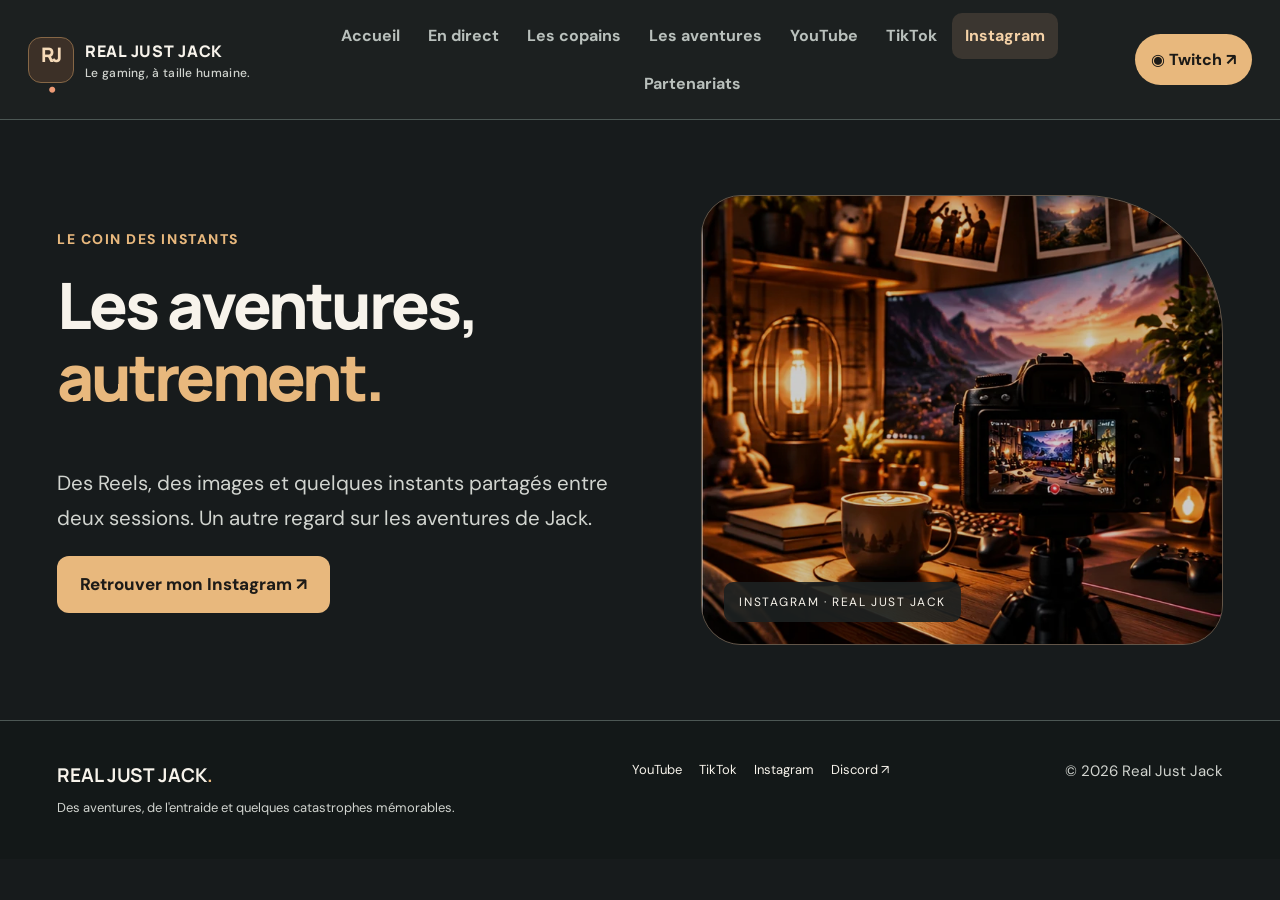
<file: instagram.html>
<!DOCTYPE html>

<html lang="fr"><head><meta charset="utf-8"/><meta content="width=device-width,initial-scale=1" name="viewport"/><meta content="#171b1c" name="theme-color"/><meta content="Suis Real Just Jack sur Instagram : Reels gaming, moments de live et coulisses des aventures sur Phasmophobia, WoW et Star Citizen." name="description"/><title>Instagram et Reels gaming | Real Just Jack</title><link href="assets/favicon.svg" rel="icon"/><link href="style.css" rel="stylesheet"/><script defer="" src="app.js"></script><link href="https://reeljustjack.fr/instagram.html" rel="canonical"/><meta content="index, follow, max-image-preview:large" name="robots"/><meta content="website" property="og:type"/><meta content="fr_FR" property="og:locale"/><meta content="Real Just Jack" property="og:site_name"/><meta content="Instagram et Reels gaming | Real Just Jack" property="og:title"/><meta content="Suis Real Just Jack sur Instagram : Reels gaming, moments de live et coulisses des aventures sur Phasmophobia, WoW et Star Citizen." property="og:description"/><meta content="https://reeljustjack.fr/instagram.html" property="og:url"/><meta content="https://reeljustjack.fr/assets/instagram-visuel.webp" property="og:image"/><meta content="Illustration Real Just Jack — instagram" property="og:image:alt"/><meta content="summary_large_image" name="twitter:card"/><meta content="Instagram et Reels gaming | Real Just Jack" name="twitter:title"/><meta content="Suis Real Just Jack sur Instagram : Reels gaming, moments de live et coulisses des aventures sur Phasmophobia, WoW et Star Citizen." name="twitter:description"/><meta content="https://reeljustjack.fr/assets/instagram-visuel.webp" name="twitter:image"/><script type="application/ld+json">{"@context": "https://schema.org", "@type": "WebPage", "name": "Instagram et Reels gaming | Real Just Jack", "url": "https://reeljustjack.fr/instagram.html", "description": "Suis Real Just Jack sur Instagram : Reels gaming, moments de live et coulisses des aventures sur Phasmophobia, WoW et Star Citizen.", "inLanguage": "fr-FR", "isPartOf": {"@type": "WebSite", "name": "Real Just Jack", "url": "https://reeljustjack.fr/"}}</script></head><body><a class="skip" href="#main">Aller au contenu</a><header class="site-head"><div class="header-inner"><a class="logo" href="index.html"><span class="logo-mark">RJ<span>•</span></span><span>REAL JUST JACK<small>Le gaming, à taille humaine.</small></span></a><button aria-controls="nav" aria-expanded="false" class="menu-btn" id="menuBtn">☰ <span>Menu</span></button><nav aria-label="Navigation principale" id="nav"><a class="" href="index.html">Accueil</a><a class="" href="index.html#direct">En direct</a><a class="" href="index.html#communaute">Les copains</a><a class="" href="index.html#aventures">Les aventures</a><a class="" href="youtube.html">YouTube</a><a class="" href="tiktok.html">TikTok</a><a class="current" href="instagram.html">Instagram</a><a class="" href="partenariats.html">Partenariats</a></nav><a class="head-live" href="https://www.twitch.tv/realjustjack" rel="noopener" target="_blank">◉ Twitch ↗</a></div></header><main id="main"><section class="wrap inner-hero social-hero"><div class="social-copy"><span class="eyebrow">LE COIN DES INSTANTS</span><h1>Les aventures, <em>autrement.</em></h1><p>Des Reels, des images et quelques instants partagés entre deux sessions. Un autre regard sur les aventures de Jack.</p><a class="btn main-btn" href="https://www.instagram.com/jackreelly/" rel="noopener" target="_blank">Retrouver mon Instagram ↗</a></div><div class="social-art instagram"><img alt="Coulisses du studio et création de Reels Instagram" loading="lazy" src="assets/instagram-visuel.webp"/><span>INSTAGRAM · REAL JUST JACK</span></div></section></main><footer class="site-foot"><div class="wrap foot-inner"><div><b>REAL JUST JACK<span class="dot">.</span></b><p>Des aventures, de l'entraide et quelques catastrophes mémorables.</p></div><div class="foot-links"><a href="youtube.html">YouTube</a><a href="tiktok.html">TikTok</a><a href="instagram.html">Instagram</a><a href="https://discord.gg/JyPCrqqf5z" rel="noopener" target="_blank">Discord ↗</a></div><small>© 2026 Real Just Jack</small></div></footer></body></html>
</file>
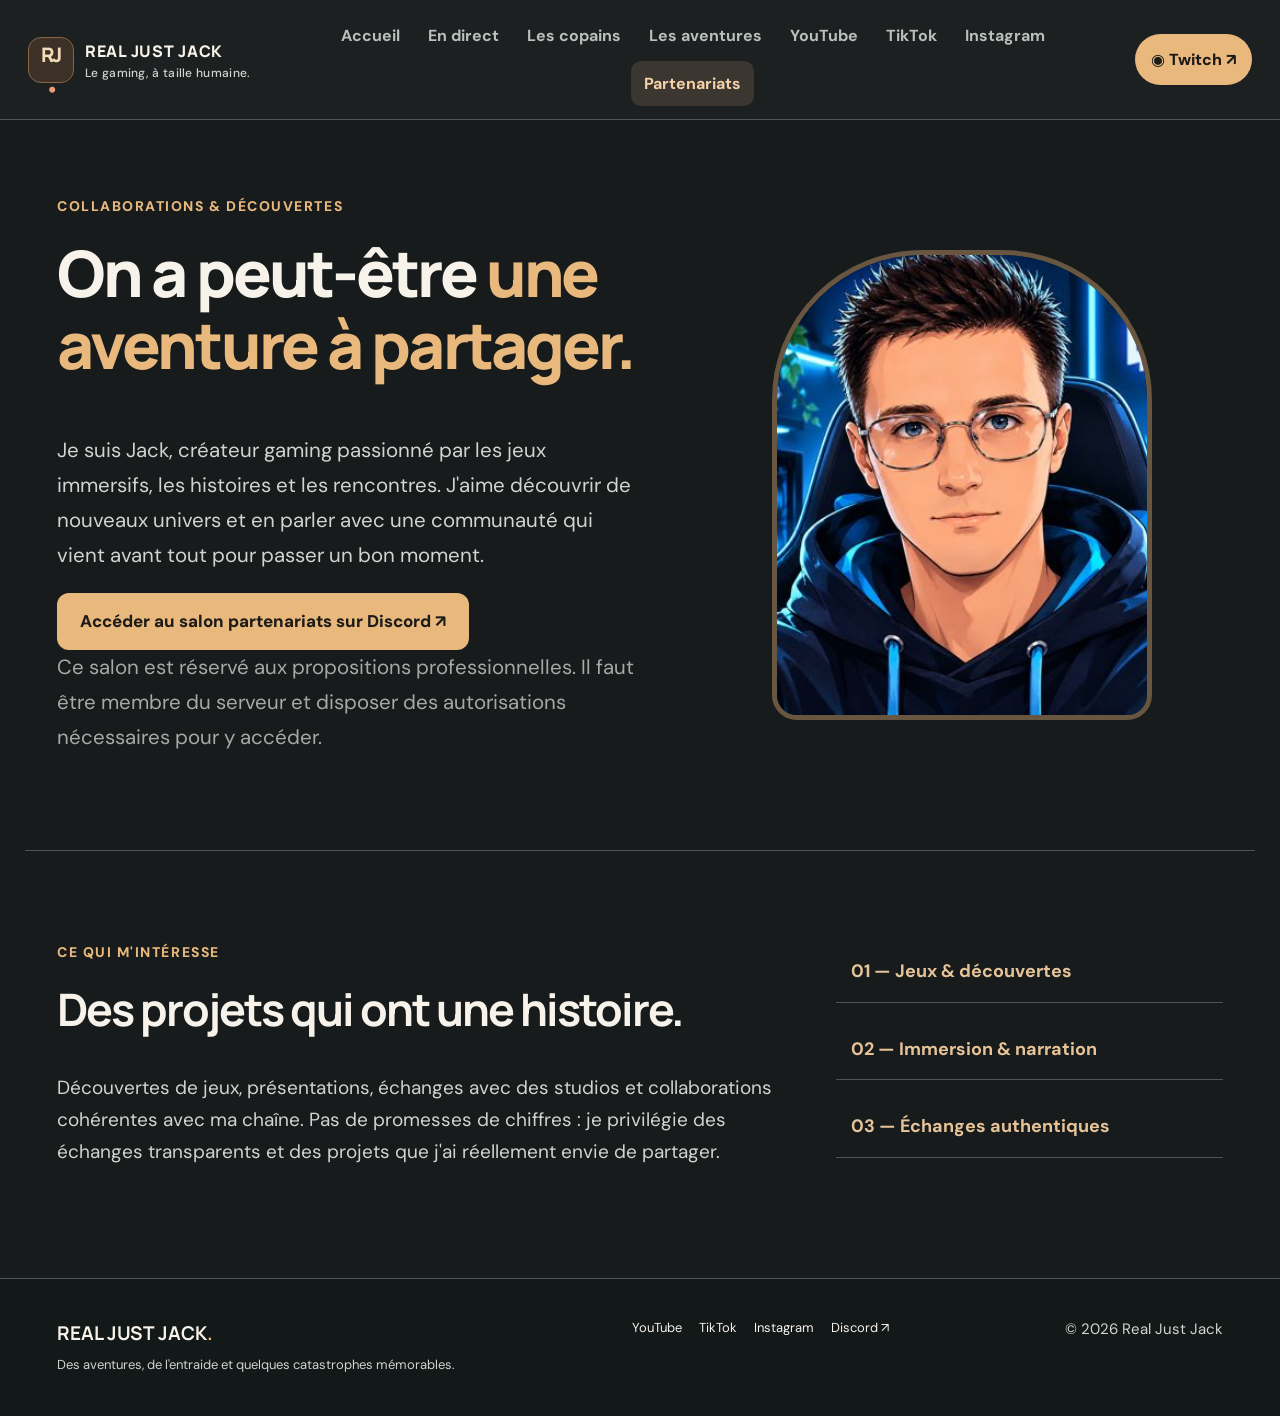
<file: partenariats.html>
<!DOCTYPE html>

<html lang="fr"><head><meta charset="utf-8"/><meta content="width=device-width,initial-scale=1" name="viewport"/><meta content="#171b1c" name="theme-color"/><meta content="Studios, développeurs et créateurs : proposez une collaboration gaming à Real Just Jack via son espace Discord dédié aux partenariats." name="description"/><title>Collaborations gaming et partenariats | Real Just Jack</title><link href="assets/favicon.svg" rel="icon"/><link href="style.css" rel="stylesheet"/><script defer="" src="app.js"></script><link href="https://reeljustjack.fr/partenariats.html" rel="canonical"/><meta content="index, follow, max-image-preview:large" name="robots"/><meta content="website" property="og:type"/><meta content="fr_FR" property="og:locale"/><meta content="Real Just Jack" property="og:site_name"/><meta content="Collaborations gaming et partenariats | Real Just Jack" property="og:title"/><meta content="Studios, développeurs et créateurs : proposez une collaboration gaming à Real Just Jack via son espace Discord dédié aux partenariats." property="og:description"/><meta content="https://reeljustjack.fr/partenariats.html" property="og:url"/><meta content="https://reeljustjack.fr/assets/jack.jpg" property="og:image"/><meta content="Illustration Real Just Jack — partenariats" property="og:image:alt"/><meta content="summary_large_image" name="twitter:card"/><meta content="Collaborations gaming et partenariats | Real Just Jack" name="twitter:title"/><meta content="Studios, développeurs et créateurs : proposez une collaboration gaming à Real Just Jack via son espace Discord dédié aux partenariats." name="twitter:description"/><meta content="https://reeljustjack.fr/assets/jack.jpg" name="twitter:image"/><script type="application/ld+json">{"@context": "https://schema.org", "@type": "WebPage", "name": "Collaborations gaming et partenariats | Real Just Jack", "url": "https://reeljustjack.fr/partenariats.html", "description": "Studios, développeurs et créateurs : proposez une collaboration gaming à Real Just Jack via son espace Discord dédié aux partenariats.", "inLanguage": "fr-FR", "isPartOf": {"@type": "WebSite", "name": "Real Just Jack", "url": "https://reeljustjack.fr/"}}</script></head><body><a class="skip" href="#main">Aller au contenu</a><header class="site-head"><div class="header-inner"><a class="logo" href="index.html"><span class="logo-mark">RJ<span>•</span></span><span>REAL JUST JACK<small>Le gaming, à taille humaine.</small></span></a><button aria-controls="nav" aria-expanded="false" class="menu-btn" id="menuBtn">☰ <span>Menu</span></button><nav aria-label="Navigation principale" id="nav"><a class="" href="index.html">Accueil</a><a class="" href="index.html#direct">En direct</a><a class="" href="index.html#communaute">Les copains</a><a class="" href="index.html#aventures">Les aventures</a><a class="" href="youtube.html">YouTube</a><a class="" href="tiktok.html">TikTok</a><a class="" href="instagram.html">Instagram</a><a class="current" href="partenariats.html">Partenariats</a></nav><a class="head-live" href="https://www.twitch.tv/realjustjack" rel="noopener" target="_blank">◉ Twitch ↗</a></div></header><main id="main"><section class="wrap inner-hero partner-hero"><div><span class="eyebrow">COLLABORATIONS &amp; DÉCOUVERTES</span><h1>On a peut-être <em>une aventure à partager.</em></h1><p>Je suis Jack, créateur gaming passionné par les jeux immersifs, les histoires et les rencontres. J'aime découvrir de nouveaux univers et en parler avec une communauté qui vient avant tout pour passer un bon moment.</p><a class="btn main-btn" href="https://discord.com/channels/1483358815700385824/1573219013574664262" rel="noopener" target="_blank">Accéder au salon partenariats sur Discord ↗</a><p class="small-muted">Ce salon est réservé aux propositions professionnelles. Il faut être membre du serveur et disposer des autorisations nécessaires pour y accéder.</p></div><div class="partner-image"><img alt="Photo de profil de Jack" src="assets/jack.jpg"/></div></section><section class="wrap section partner-info"><div><span class="eyebrow">CE QUI M'INTÉRESSE</span><h2>Des projets qui ont une histoire.</h2><p>Découvertes de jeux, présentations, échanges avec des studios et collaborations cohérentes avec ma chaîne. Pas de promesses de chiffres : je privilégie des échanges transparents et des projets que j'ai réellement envie de partager.</p></div><div class="partner-points"><span>01 — Jeux &amp; découvertes</span><span>02 — Immersion &amp; narration</span><span>03 — Échanges authentiques</span></div></section></main><footer class="site-foot"><div class="wrap foot-inner"><div><b>REAL JUST JACK<span class="dot">.</span></b><p>Des aventures, de l'entraide et quelques catastrophes mémorables.</p></div><div class="foot-links"><a href="youtube.html">YouTube</a><a href="tiktok.html">TikTok</a><a href="instagram.html">Instagram</a><a href="https://discord.gg/JyPCrqqf5z" rel="noopener" target="_blank">Discord ↗</a></div><small>© 2026 Real Just Jack</small></div></footer></body></html>
</file>
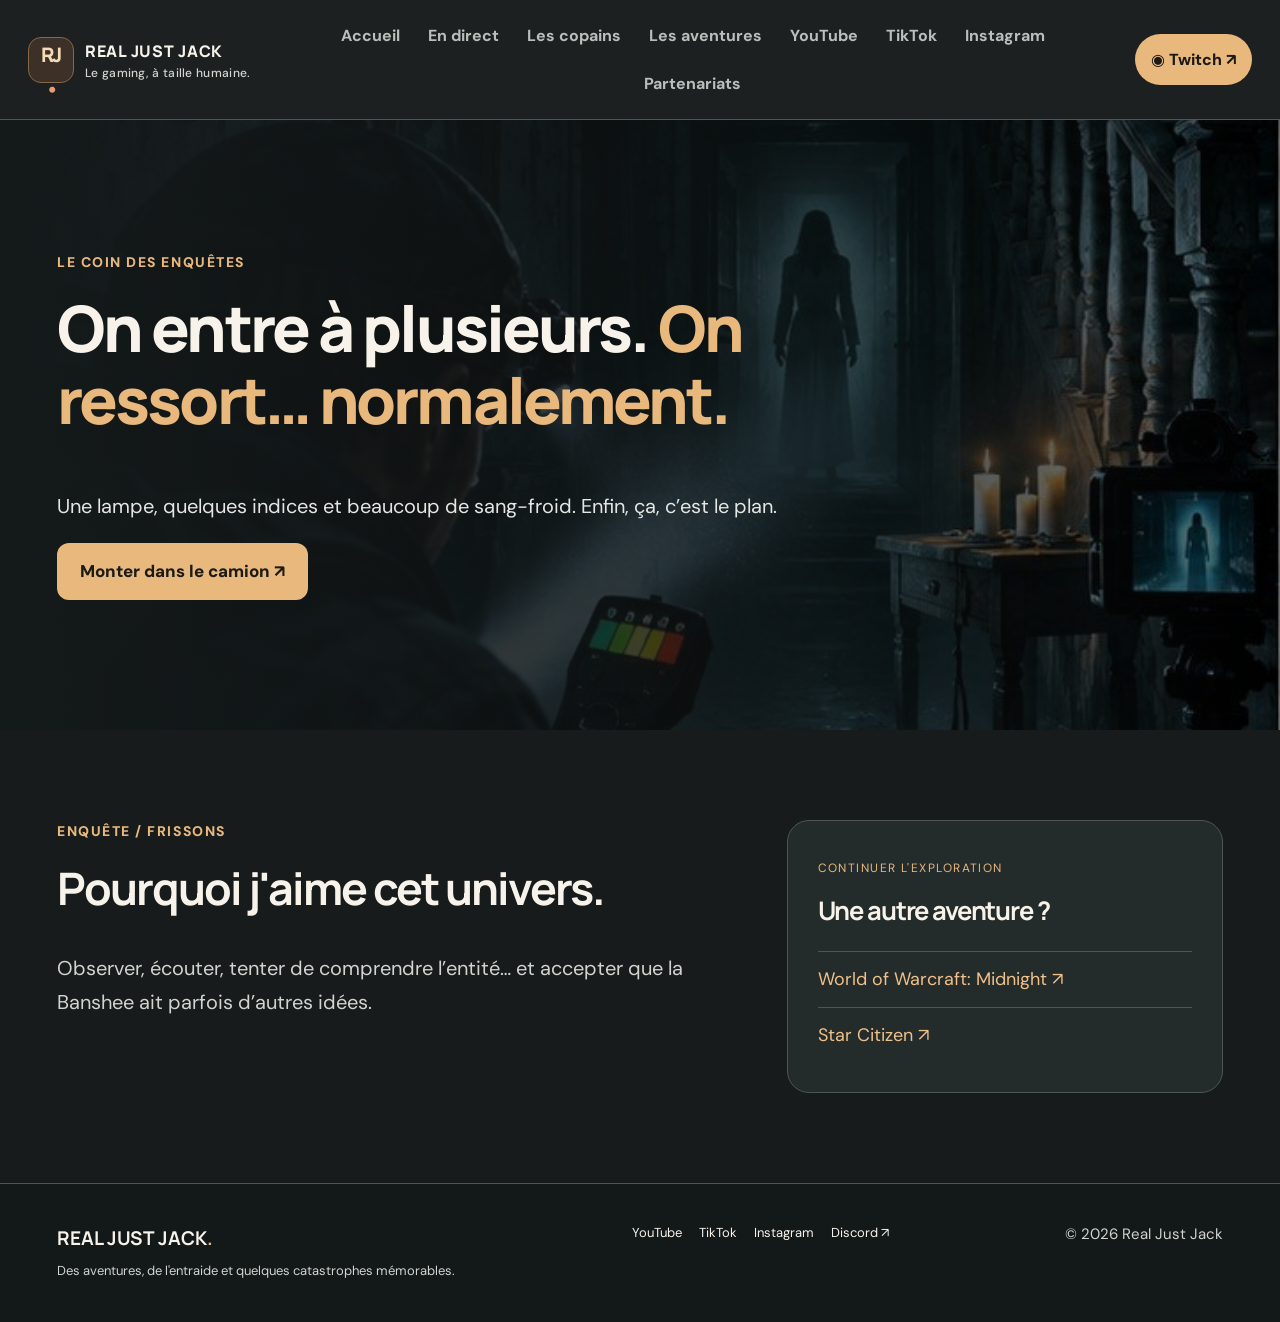
<file: phasmophobia.html>
<!DOCTYPE html>

<html lang="fr"><head><meta charset="utf-8"/><meta content="width=device-width,initial-scale=1" name="viewport"/><meta content="#171b1c" name="theme-color"/><meta content="Retrouve Real Just Jack sur Phasmophobia : enquêtes paranormales, frissons, parties entre amis et fous rires en live sur Twitch." name="description"/><title>Phasmophobia en live : enquêtes et fous rires | Real Just Jack</title><link href="assets/favicon.svg" rel="icon"/><link href="style.css" rel="stylesheet"/><script defer="" src="app.js"></script><link href="https://reeljustjack.fr/phasmophobia.html" rel="canonical"/><meta content="index, follow, max-image-preview:large" name="robots"/><meta content="website" property="og:type"/><meta content="fr_FR" property="og:locale"/><meta content="Real Just Jack" property="og:site_name"/><meta content="Phasmophobia en live : enquêtes et fous rires | Real Just Jack" property="og:title"/><meta content="Retrouve Real Just Jack sur Phasmophobia : enquêtes paranormales, frissons, parties entre amis et fous rires en live sur Twitch." property="og:description"/><meta content="https://reeljustjack.fr/phasmophobia.html" property="og:url"/><meta content="https://reeljustjack.fr/assets/phasmophobia.jpg" property="og:image"/><meta content="Illustration Real Just Jack — phasmophobia" property="og:image:alt"/><meta content="summary_large_image" name="twitter:card"/><meta content="Phasmophobia en live : enquêtes et fous rires | Real Just Jack" name="twitter:title"/><meta content="Retrouve Real Just Jack sur Phasmophobia : enquêtes paranormales, frissons, parties entre amis et fous rires en live sur Twitch." name="twitter:description"/><meta content="https://reeljustjack.fr/assets/phasmophobia.jpg" name="twitter:image"/><script type="application/ld+json">{"@context": "https://schema.org", "@type": "WebPage", "name": "Phasmophobia en live : enquêtes et fous rires | Real Just Jack", "url": "https://reeljustjack.fr/phasmophobia.html", "description": "Retrouve Real Just Jack sur Phasmophobia : enquêtes paranormales, frissons, parties entre amis et fous rires en live sur Twitch.", "inLanguage": "fr-FR", "isPartOf": {"@type": "WebSite", "name": "Real Just Jack", "url": "https://reeljustjack.fr/"}}</script></head><body><a class="skip" href="#main">Aller au contenu</a><header class="site-head"><div class="header-inner"><a class="logo" href="index.html"><span class="logo-mark">RJ<span>•</span></span><span>REAL JUST JACK<small>Le gaming, à taille humaine.</small></span></a><button aria-controls="nav" aria-expanded="false" class="menu-btn" id="menuBtn">☰ <span>Menu</span></button><nav aria-label="Navigation principale" id="nav"><a class="" href="index.html">Accueil</a><a class="" href="index.html#direct">En direct</a><a class="" href="index.html#communaute">Les copains</a><a class="" href="index.html#aventures">Les aventures</a><a class="" href="youtube.html">YouTube</a><a class="" href="tiktok.html">TikTok</a><a class="" href="instagram.html">Instagram</a><a class="" href="partenariats.html">Partenariats</a></nav><a class="head-live" href="https://www.twitch.tv/realjustjack" rel="noopener" target="_blank">◉ Twitch ↗</a></div></header><main id="main"><section class="world-hero phasmophobia"><img alt="Univers Phasmophobia" class="world-bg" src="assets/phasmophobia.jpg"/><div class="wrap world-hero-inner"><span class="eyebrow">LE COIN DES ENQUÊTES</span><h1>On entre à plusieurs. <em>On ressort… normalement.</em></h1><p>Une lampe, quelques indices et beaucoup de sang-froid. Enfin, ça, c’est le plan.</p><a class="btn main-btn" href="https://www.twitch.tv/realjustjack" rel="noopener" target="_blank">Monter dans le camion ↗</a></div></section><section class="wrap section world-detail"><div><span class="eyebrow">ENQUÊTE / FRISSONS</span><h2>Pourquoi j'aime cet univers.</h2><p>Observer, écouter, tenter de comprendre l’entité… et accepter que la Banshee ait parfois d’autres idées.</p></div><div class="world-next"><span>CONTINUER L'EXPLORATION</span><h3>Une autre aventure ?</h3><a href="world-of-warcraft.html">World of Warcraft: Midnight ↗</a><a href="star-citizen.html">Star Citizen ↗</a></div></section></main><footer class="site-foot"><div class="wrap foot-inner"><div><b>REAL JUST JACK<span class="dot">.</span></b><p>Des aventures, de l'entraide et quelques catastrophes mémorables.</p></div><div class="foot-links"><a href="youtube.html">YouTube</a><a href="tiktok.html">TikTok</a><a href="instagram.html">Instagram</a><a href="https://discord.gg/JyPCrqqf5z" rel="noopener" target="_blank">Discord ↗</a></div><small>© 2026 Real Just Jack</small></div></footer></body></html>
</file>
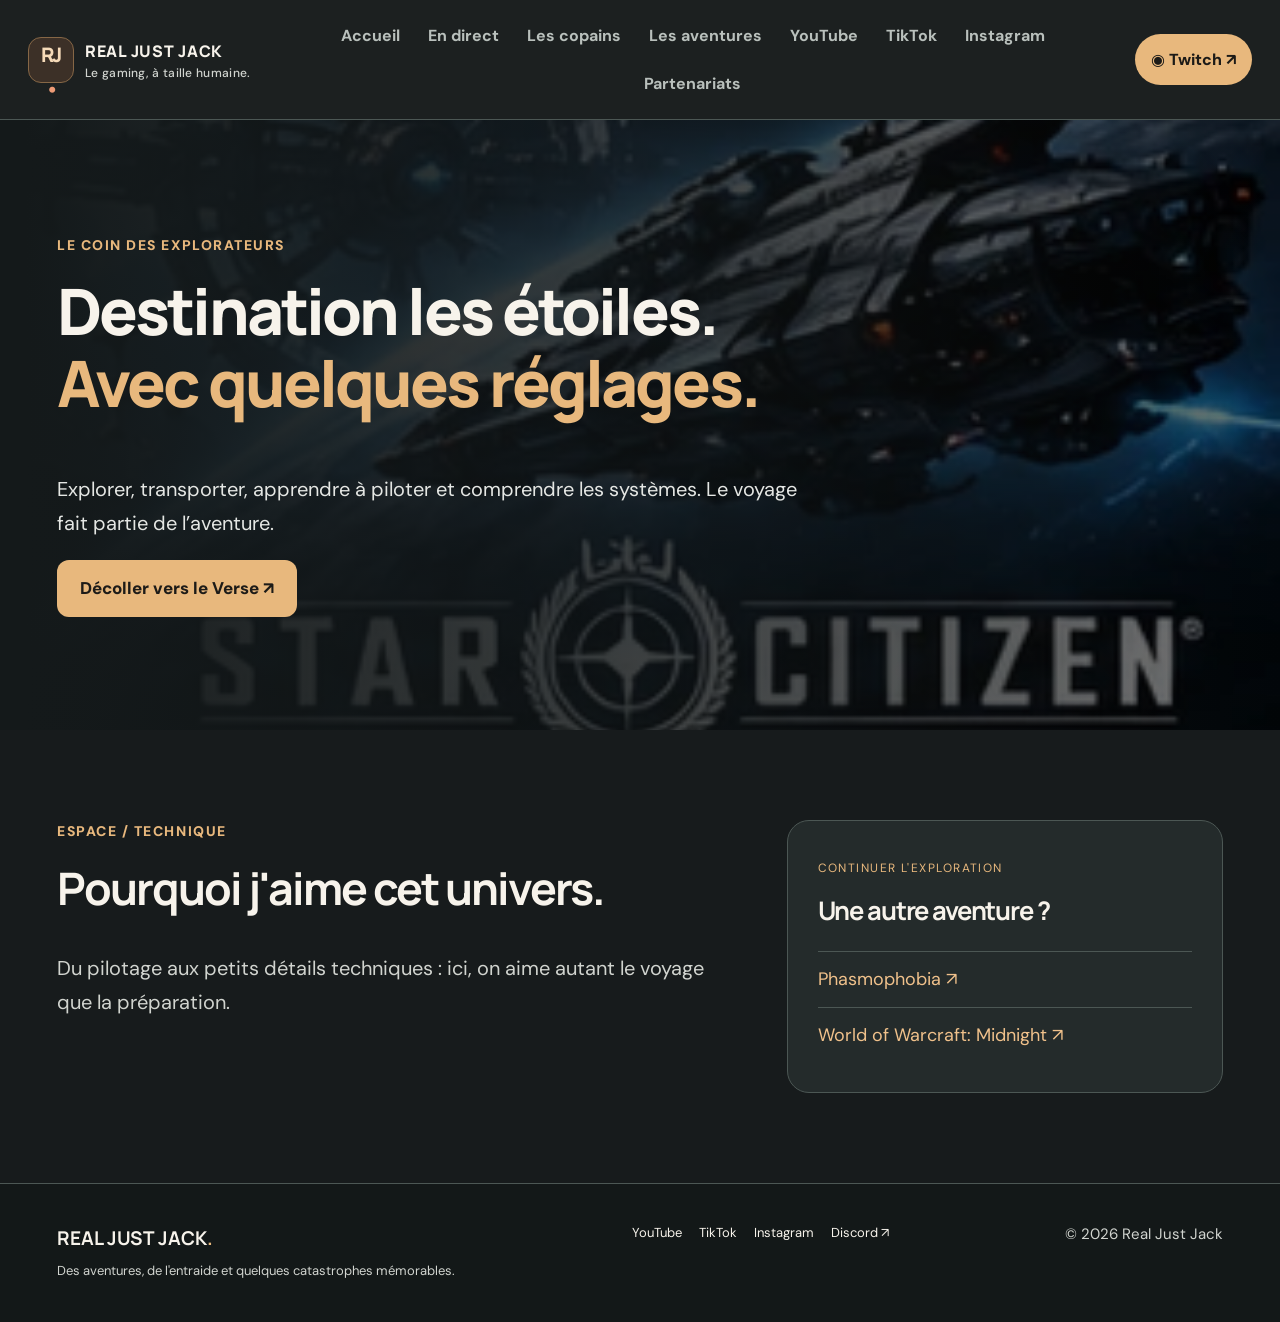
<file: star-citizen.html>
<!DOCTYPE html>

<html lang="fr"><head><meta charset="utf-8"/><meta content="width=device-width,initial-scale=1" name="viewport"/><meta content="#171b1c" name="theme-color"/><meta content="Pars explorer Star Citizen avec Real Just Jack : vaisseaux, transport, découverte de l’univers et aventures spatiales sur Twitch." name="description"/><title>Star Citizen : exploration et vaisseaux | Real Just Jack</title><link href="assets/favicon.svg" rel="icon"/><link href="style.css" rel="stylesheet"/><script defer="" src="app.js"></script><link href="https://reeljustjack.fr/star-citizen.html" rel="canonical"/><meta content="index, follow, max-image-preview:large" name="robots"/><meta content="website" property="og:type"/><meta content="fr_FR" property="og:locale"/><meta content="Real Just Jack" property="og:site_name"/><meta content="Star Citizen : exploration et vaisseaux | Real Just Jack" property="og:title"/><meta content="Pars explorer Star Citizen avec Real Just Jack : vaisseaux, transport, découverte de l’univers et aventures spatiales sur Twitch." property="og:description"/><meta content="https://reeljustjack.fr/star-citizen.html" property="og:url"/><meta content="https://reeljustjack.fr/assets/star-citizen-2027.webp" property="og:image"/><meta content="Illustration Real Just Jack — star-citizen" property="og:image:alt"/><meta content="summary_large_image" name="twitter:card"/><meta content="Star Citizen : exploration et vaisseaux | Real Just Jack" name="twitter:title"/><meta content="Pars explorer Star Citizen avec Real Just Jack : vaisseaux, transport, découverte de l’univers et aventures spatiales sur Twitch." name="twitter:description"/><meta content="https://reeljustjack.fr/assets/star-citizen-2027.webp" name="twitter:image"/><script type="application/ld+json">{"@context": "https://schema.org", "@type": "WebPage", "name": "Star Citizen : exploration et vaisseaux | Real Just Jack", "url": "https://reeljustjack.fr/star-citizen.html", "description": "Pars explorer Star Citizen avec Real Just Jack : vaisseaux, transport, découverte de l’univers et aventures spatiales sur Twitch.", "inLanguage": "fr-FR", "isPartOf": {"@type": "WebSite", "name": "Real Just Jack", "url": "https://reeljustjack.fr/"}}</script></head><body><a class="skip" href="#main">Aller au contenu</a><header class="site-head"><div class="header-inner"><a class="logo" href="index.html"><span class="logo-mark">RJ<span>•</span></span><span>REAL JUST JACK<small>Le gaming, à taille humaine.</small></span></a><button aria-controls="nav" aria-expanded="false" class="menu-btn" id="menuBtn">☰ <span>Menu</span></button><nav aria-label="Navigation principale" id="nav"><a class="" href="index.html">Accueil</a><a class="" href="index.html#direct">En direct</a><a class="" href="index.html#communaute">Les copains</a><a class="" href="index.html#aventures">Les aventures</a><a class="" href="youtube.html">YouTube</a><a class="" href="tiktok.html">TikTok</a><a class="" href="instagram.html">Instagram</a><a class="" href="partenariats.html">Partenariats</a></nav><a class="head-live" href="https://www.twitch.tv/realjustjack" rel="noopener" target="_blank">◉ Twitch ↗</a></div></header><main id="main"><section class="world-hero star-citizen"><img alt="Univers Star Citizen" class="world-bg" src="assets/star-citizen-2027.webp"/><div class="wrap world-hero-inner"><span class="eyebrow">LE COIN DES EXPLORATEURS</span><h1>Destination les étoiles. <em>Avec quelques réglages.</em></h1><p>Explorer, transporter, apprendre à piloter et comprendre les systèmes. Le voyage fait partie de l’aventure.</p><a class="btn main-btn" href="https://www.twitch.tv/realjustjack" rel="noopener" target="_blank">Décoller vers le Verse ↗</a></div></section><section class="wrap section world-detail"><div><span class="eyebrow">ESPACE / TECHNIQUE</span><h2>Pourquoi j'aime cet univers.</h2><p>Du pilotage aux petits détails techniques : ici, on aime autant le voyage que la préparation.</p></div><div class="world-next"><span>CONTINUER L'EXPLORATION</span><h3>Une autre aventure ?</h3><a href="phasmophobia.html">Phasmophobia ↗</a><a href="world-of-warcraft.html">World of Warcraft: Midnight ↗</a></div></section></main><footer class="site-foot"><div class="wrap foot-inner"><div><b>REAL JUST JACK<span class="dot">.</span></b><p>Des aventures, de l'entraide et quelques catastrophes mémorables.</p></div><div class="foot-links"><a href="youtube.html">YouTube</a><a href="tiktok.html">TikTok</a><a href="instagram.html">Instagram</a><a href="https://discord.gg/JyPCrqqf5z" rel="noopener" target="_blank">Discord ↗</a></div><small>© 2026 Real Just Jack</small></div></footer></body></html>
</file>
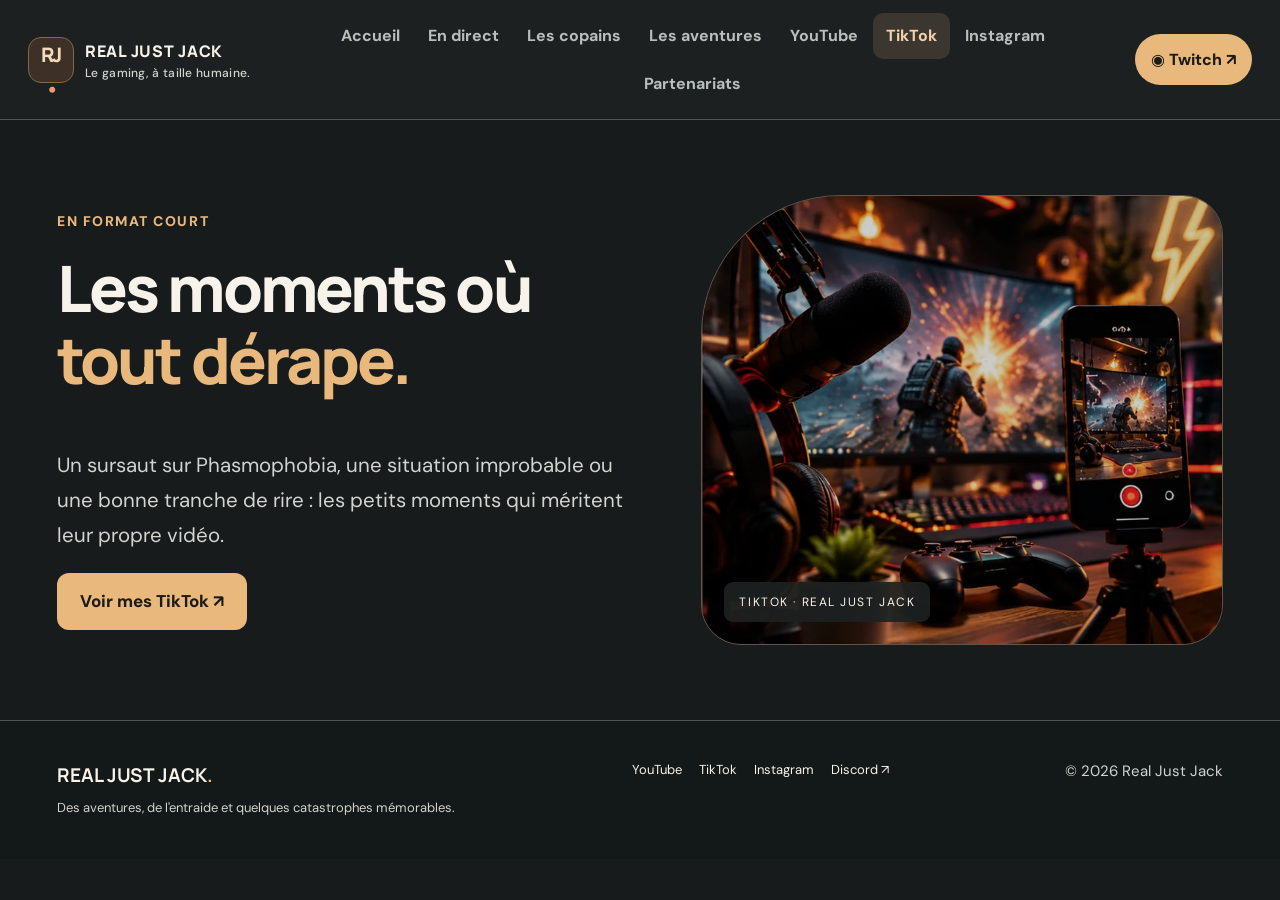
<file: tiktok.html>
<!DOCTYPE html>

<html lang="fr"><head><meta charset="utf-8"/><meta content="width=device-width,initial-scale=1" name="viewport"/><meta content="#171b1c" name="theme-color"/><meta content="Découvre les clips TikTok de Real Just Jack : sursauts sur Phasmophobia, moments drôles et extraits de ses lives gaming." name="description"/><title>Clips TikTok et moments drôles gaming | Real Just Jack</title><link href="assets/favicon.svg" rel="icon"/><link href="style.css" rel="stylesheet"/><script defer="" src="app.js"></script><link href="https://reeljustjack.fr/tiktok.html" rel="canonical"/><meta content="index, follow, max-image-preview:large" name="robots"/><meta content="website" property="og:type"/><meta content="fr_FR" property="og:locale"/><meta content="Real Just Jack" property="og:site_name"/><meta content="Clips TikTok et moments drôles gaming | Real Just Jack" property="og:title"/><meta content="Découvre les clips TikTok de Real Just Jack : sursauts sur Phasmophobia, moments drôles et extraits de ses lives gaming." property="og:description"/><meta content="https://reeljustjack.fr/tiktok.html" property="og:url"/><meta content="https://reeljustjack.fr/assets/tiktok-visuel.webp" property="og:image"/><meta content="Illustration Real Just Jack — tiktok" property="og:image:alt"/><meta content="summary_large_image" name="twitter:card"/><meta content="Clips TikTok et moments drôles gaming | Real Just Jack" name="twitter:title"/><meta content="Découvre les clips TikTok de Real Just Jack : sursauts sur Phasmophobia, moments drôles et extraits de ses lives gaming." name="twitter:description"/><meta content="https://reeljustjack.fr/assets/tiktok-visuel.webp" name="twitter:image"/><script type="application/ld+json">{"@context": "https://schema.org", "@type": "WebPage", "name": "Clips TikTok et moments drôles gaming | Real Just Jack", "url": "https://reeljustjack.fr/tiktok.html", "description": "Découvre les clips TikTok de Real Just Jack : sursauts sur Phasmophobia, moments drôles et extraits de ses lives gaming.", "inLanguage": "fr-FR", "isPartOf": {"@type": "WebSite", "name": "Real Just Jack", "url": "https://reeljustjack.fr/"}}</script></head><body><a class="skip" href="#main">Aller au contenu</a><header class="site-head"><div class="header-inner"><a class="logo" href="index.html"><span class="logo-mark">RJ<span>•</span></span><span>REAL JUST JACK<small>Le gaming, à taille humaine.</small></span></a><button aria-controls="nav" aria-expanded="false" class="menu-btn" id="menuBtn">☰ <span>Menu</span></button><nav aria-label="Navigation principale" id="nav"><a class="" href="index.html">Accueil</a><a class="" href="index.html#direct">En direct</a><a class="" href="index.html#communaute">Les copains</a><a class="" href="index.html#aventures">Les aventures</a><a class="" href="youtube.html">YouTube</a><a class="current" href="tiktok.html">TikTok</a><a class="" href="instagram.html">Instagram</a><a class="" href="partenariats.html">Partenariats</a></nav><a class="head-live" href="https://www.twitch.tv/realjustjack" rel="noopener" target="_blank">◉ Twitch ↗</a></div></header><main id="main"><section class="wrap inner-hero social-hero"><div class="social-copy"><span class="eyebrow">EN FORMAT COURT</span><h1>Les moments où <em>tout dérape.</em></h1><p>Un sursaut sur Phasmophobia, une situation improbable ou une bonne tranche de rire : les petits moments qui méritent leur propre vidéo.</p><a class="btn main-btn" href="https://www.tiktok.com/@dcjackbond" rel="noopener" target="_blank">Voir mes TikTok ↗</a></div><div class="social-art tiktok"><img alt="Capture de séquences gaming courtes et dynamiques pour TikTok" loading="lazy" src="assets/tiktok-visuel.webp"/><span>TIKTOK · REAL JUST JACK</span></div></section></main><footer class="site-foot"><div class="wrap foot-inner"><div><b>REAL JUST JACK<span class="dot">.</span></b><p>Des aventures, de l'entraide et quelques catastrophes mémorables.</p></div><div class="foot-links"><a href="youtube.html">YouTube</a><a href="tiktok.html">TikTok</a><a href="instagram.html">Instagram</a><a href="https://discord.gg/JyPCrqqf5z" rel="noopener" target="_blank">Discord ↗</a></div><small>© 2026 Real Just Jack</small></div></footer></body></html>
</file>
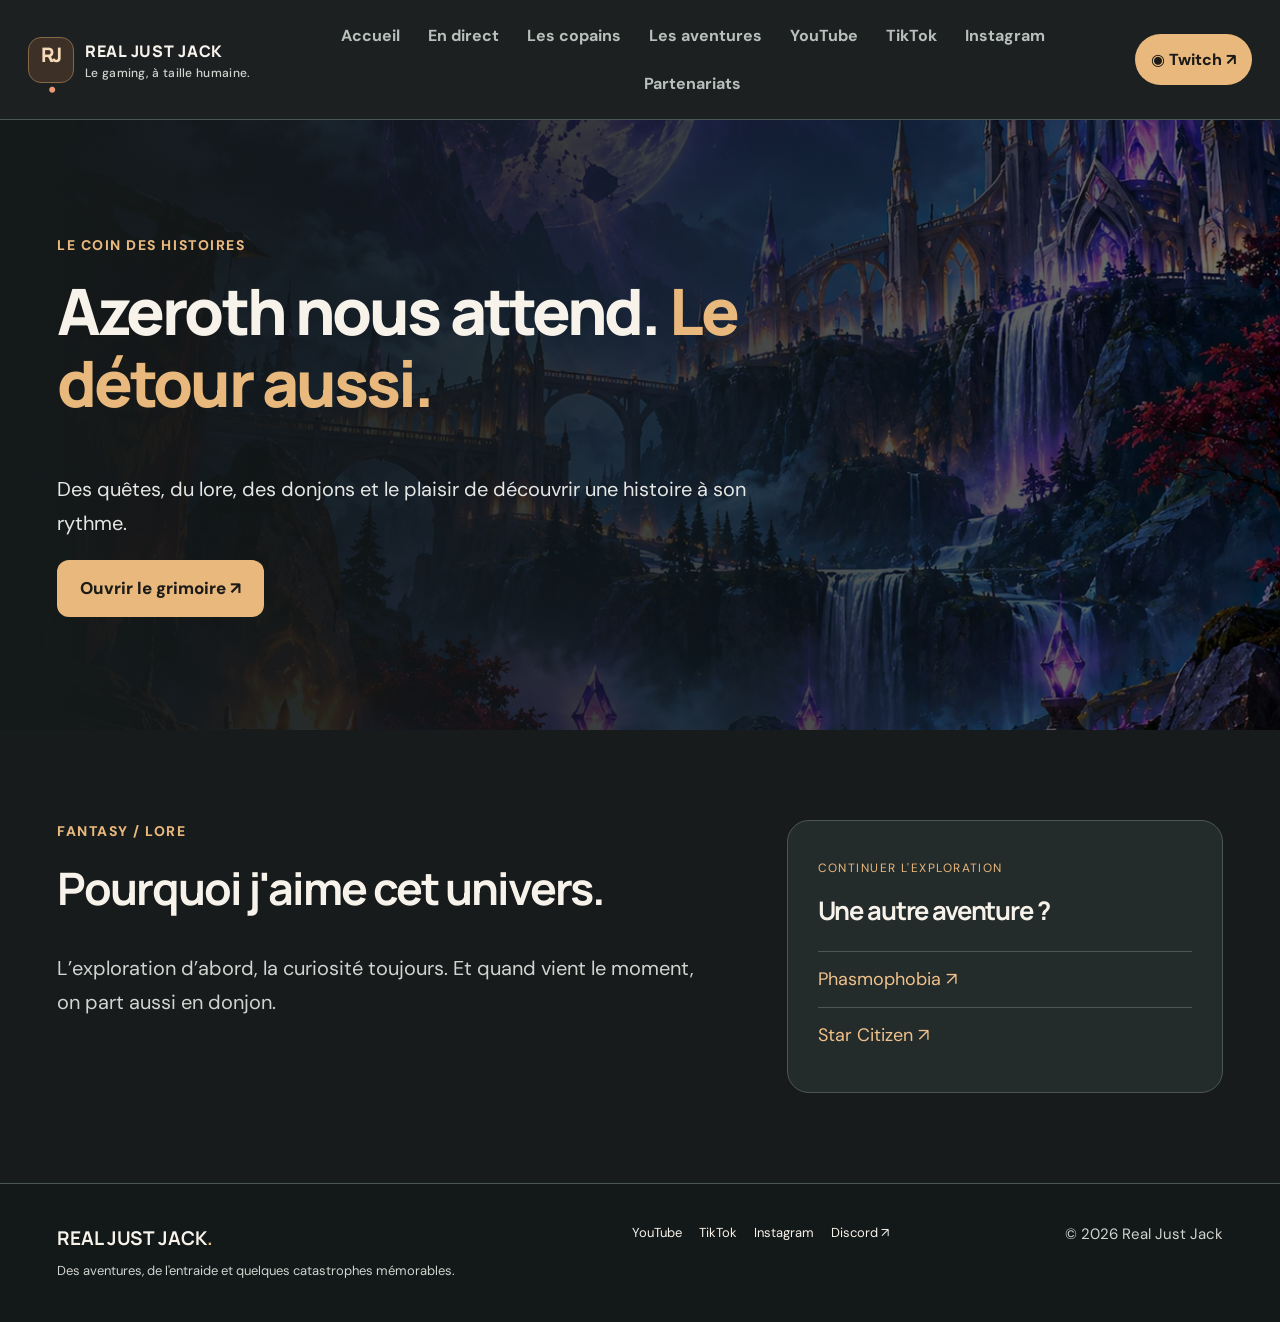
<file: world-of-warcraft.html>
<!DOCTYPE html>

<html lang="fr"><head><meta charset="utf-8"/><meta content="width=device-width,initial-scale=1" name="viewport"/><meta content="#171b1c" name="theme-color"/><meta content="Explore World of Warcraft: Midnight avec Real Just Jack : quêtes, lore, donjons, raids et aventures sur Azeroth en live." name="description"/><title>World of Warcraft Midnight : aventures et lore | Real Just Jack</title><link href="assets/favicon.svg" rel="icon"/><link href="style.css" rel="stylesheet"/><script defer="" src="app.js"></script><link href="https://reeljustjack.fr/world-of-warcraft.html" rel="canonical"/><meta content="index, follow, max-image-preview:large" name="robots"/><meta content="website" property="og:type"/><meta content="fr_FR" property="og:locale"/><meta content="Real Just Jack" property="og:site_name"/><meta content="World of Warcraft Midnight : aventures et lore | Real Just Jack" property="og:title"/><meta content="Explore World of Warcraft: Midnight avec Real Just Jack : quêtes, lore, donjons, raids et aventures sur Azeroth en live." property="og:description"/><meta content="https://reeljustjack.fr/world-of-warcraft.html" property="og:url"/><meta content="https://reeljustjack.fr/assets/wow-midnight.jpg" property="og:image"/><meta content="Illustration Real Just Jack — world-of-warcraft" property="og:image:alt"/><meta content="summary_large_image" name="twitter:card"/><meta content="World of Warcraft Midnight : aventures et lore | Real Just Jack" name="twitter:title"/><meta content="Explore World of Warcraft: Midnight avec Real Just Jack : quêtes, lore, donjons, raids et aventures sur Azeroth en live." name="twitter:description"/><meta content="https://reeljustjack.fr/assets/wow-midnight.jpg" name="twitter:image"/><script type="application/ld+json">{"@context": "https://schema.org", "@type": "WebPage", "name": "World of Warcraft Midnight : aventures et lore | Real Just Jack", "url": "https://reeljustjack.fr/world-of-warcraft.html", "description": "Explore World of Warcraft: Midnight avec Real Just Jack : quêtes, lore, donjons, raids et aventures sur Azeroth en live.", "inLanguage": "fr-FR", "isPartOf": {"@type": "WebSite", "name": "Real Just Jack", "url": "https://reeljustjack.fr/"}}</script></head><body><a class="skip" href="#main">Aller au contenu</a><header class="site-head"><div class="header-inner"><a class="logo" href="index.html"><span class="logo-mark">RJ<span>•</span></span><span>REAL JUST JACK<small>Le gaming, à taille humaine.</small></span></a><button aria-controls="nav" aria-expanded="false" class="menu-btn" id="menuBtn">☰ <span>Menu</span></button><nav aria-label="Navigation principale" id="nav"><a class="" href="index.html">Accueil</a><a class="" href="index.html#direct">En direct</a><a class="" href="index.html#communaute">Les copains</a><a class="" href="index.html#aventures">Les aventures</a><a class="" href="youtube.html">YouTube</a><a class="" href="tiktok.html">TikTok</a><a class="" href="instagram.html">Instagram</a><a class="" href="partenariats.html">Partenariats</a></nav><a class="head-live" href="https://www.twitch.tv/realjustjack" rel="noopener" target="_blank">◉ Twitch ↗</a></div></header><main id="main"><section class="world-hero world-of-warcraft"><img alt="Univers World of Warcraft: Midnight" class="world-bg" src="assets/wow-midnight-2027.webp"/><div class="wrap world-hero-inner"><span class="eyebrow">LE COIN DES HISTOIRES</span><h1>Azeroth nous attend. <em>Le détour aussi.</em></h1><p>Des quêtes, du lore, des donjons et le plaisir de découvrir une histoire à son rythme.</p><a class="btn main-btn" href="https://www.twitch.tv/realjustjack" rel="noopener" target="_blank">Ouvrir le grimoire ↗</a></div></section><section class="wrap section world-detail"><div><span class="eyebrow">FANTASY / LORE</span><h2>Pourquoi j'aime cet univers.</h2><p>L’exploration d’abord, la curiosité toujours. Et quand vient le moment, on part aussi en donjon.</p></div><div class="world-next"><span>CONTINUER L'EXPLORATION</span><h3>Une autre aventure ?</h3><a href="phasmophobia.html">Phasmophobia ↗</a><a href="star-citizen.html">Star Citizen ↗</a></div></section></main><footer class="site-foot"><div class="wrap foot-inner"><div><b>REAL JUST JACK<span class="dot">.</span></b><p>Des aventures, de l'entraide et quelques catastrophes mémorables.</p></div><div class="foot-links"><a href="youtube.html">YouTube</a><a href="tiktok.html">TikTok</a><a href="instagram.html">Instagram</a><a href="https://discord.gg/JyPCrqqf5z" rel="noopener" target="_blank">Discord ↗</a></div><small>© 2026 Real Just Jack</small></div></footer></body></html>
</file>
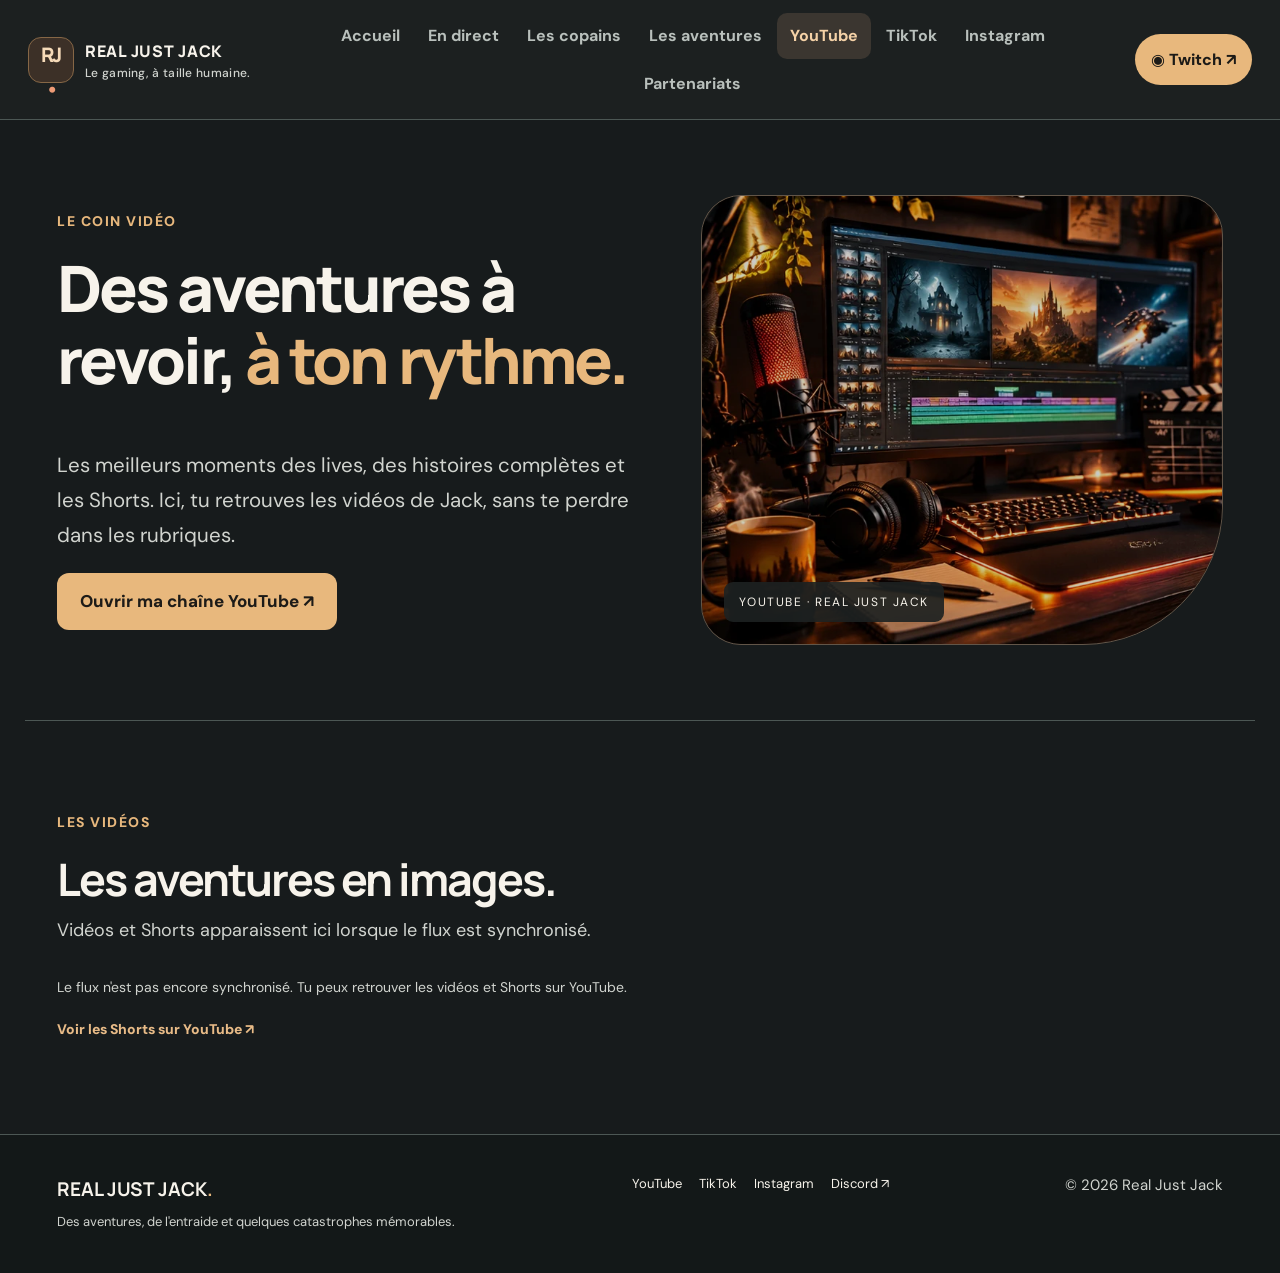
<file: youtube.html>
<!DOCTYPE html>

<html lang="fr"><head><meta charset="utf-8"/><meta content="width=device-width,initial-scale=1" name="viewport"/><meta content="#171b1c" name="theme-color"/><meta content="Retrouve les vidéos gaming et YouTube Shorts de Real Just Jack : Phasmophobia, World of Warcraft, Star Citizen et meilleurs moments." name="description"/><title>Vidéos gaming et YouTube Shorts | Real Just Jack</title><link href="assets/favicon.svg" rel="icon"/><link href="style.css" rel="stylesheet"/><script defer="" src="app.js"></script><link href="https://reeljustjack.fr/youtube.html" rel="canonical"/><meta content="index, follow, max-image-preview:large" name="robots"/><meta content="website" property="og:type"/><meta content="fr_FR" property="og:locale"/><meta content="Real Just Jack" property="og:site_name"/><meta content="Vidéos gaming et YouTube Shorts | Real Just Jack" property="og:title"/><meta content="Retrouve les vidéos gaming et YouTube Shorts de Real Just Jack : Phasmophobia, World of Warcraft, Star Citizen et meilleurs moments." property="og:description"/><meta content="https://reeljustjack.fr/youtube.html" property="og:url"/><meta content="https://reeljustjack.fr/assets/youtube-visuel.webp" property="og:image"/><meta content="Illustration Real Just Jack — youtube" property="og:image:alt"/><meta content="summary_large_image" name="twitter:card"/><meta content="Vidéos gaming et YouTube Shorts | Real Just Jack" name="twitter:title"/><meta content="Retrouve les vidéos gaming et YouTube Shorts de Real Just Jack : Phasmophobia, World of Warcraft, Star Citizen et meilleurs moments." name="twitter:description"/><meta content="https://reeljustjack.fr/assets/youtube-visuel.webp" name="twitter:image"/><script type="application/ld+json">{"@context": "https://schema.org", "@type": "WebPage", "name": "Vidéos gaming et YouTube Shorts | Real Just Jack", "url": "https://reeljustjack.fr/youtube.html", "description": "Retrouve les vidéos gaming et YouTube Shorts de Real Just Jack : Phasmophobia, World of Warcraft, Star Citizen et meilleurs moments.", "inLanguage": "fr-FR", "isPartOf": {"@type": "WebSite", "name": "Real Just Jack", "url": "https://reeljustjack.fr/"}}</script></head><body><a class="skip" href="#main">Aller au contenu</a><header class="site-head"><div class="header-inner"><a class="logo" href="index.html"><span class="logo-mark">RJ<span>•</span></span><span>REAL JUST JACK<small>Le gaming, à taille humaine.</small></span></a><button aria-controls="nav" aria-expanded="false" class="menu-btn" id="menuBtn">☰ <span>Menu</span></button><nav aria-label="Navigation principale" id="nav"><a class="" href="index.html">Accueil</a><a class="" href="index.html#direct">En direct</a><a class="" href="index.html#communaute">Les copains</a><a class="" href="index.html#aventures">Les aventures</a><a class="current" href="youtube.html">YouTube</a><a class="" href="tiktok.html">TikTok</a><a class="" href="instagram.html">Instagram</a><a class="" href="partenariats.html">Partenariats</a></nav><a class="head-live" href="https://www.twitch.tv/realjustjack" rel="noopener" target="_blank">◉ Twitch ↗</a></div></header><main id="main"><section class="wrap inner-hero social-hero"><div class="social-copy"><span class="eyebrow">LE COIN VIDÉO</span><h1>Des aventures à revoir, <em>à ton rythme.</em></h1><p>Les meilleurs moments des lives, des histoires complètes et les Shorts. Ici, tu retrouves les vidéos de Jack, sans te perdre dans les rubriques.</p><a class="btn main-btn" href="https://www.youtube.com/@MisterJackBond" rel="noopener" target="_blank">Ouvrir ma chaîne YouTube ↗</a></div><div class="social-art youtube"><img alt="Montage vidéo et univers gaming de Real Just Jack" loading="lazy" src="assets/youtube-visuel.webp"/><span>YOUTUBE · REAL JUST JACK</span></div></section><section class="wrap section social-content"><div class="section-top"><div><span class="eyebrow">LES VIDÉOS</span><h2>Les aventures en images.</h2><p>Vidéos et Shorts apparaissent ici lorsque le flux est synchronisé.</p></div></div><div class="video-grid" data-limit="12" id="video-grid"></div><p class="feed-note" id="feed-note">Le flux n'est pas encore synchronisé. Tu peux retrouver les vidéos et Shorts sur YouTube.</p><a class="quiet-link" href="https://www.youtube.com/@MisterJackBond/shorts" rel="noopener" target="_blank">Voir les Shorts sur YouTube ↗</a></section></main><footer class="site-foot"><div class="wrap foot-inner"><div><b>REAL JUST JACK<span class="dot">.</span></b><p>Des aventures, de l'entraide et quelques catastrophes mémorables.</p></div><div class="foot-links"><a href="youtube.html">YouTube</a><a href="tiktok.html">TikTok</a><a href="instagram.html">Instagram</a><a href="https://discord.gg/JyPCrqqf5z" rel="noopener" target="_blank">Discord ↗</a></div><small>© 2026 Real Just Jack</small></div></footer></body></html>
</file>
<file: jack.css>
:root{--bg:#1f1b22;--bg2:#2b252e;--ink:#f6ecdc;--mute:#bcb0ba;--acc:#f2b04c;--on:#2a1a05;--line:#ffffff22;--glow:#f2b04c26;--grid:none;--r:22px;--br:999px}
[data-mood=focus]{--bg:#141d26;--bg2:#1b2733;--ink:#e6f1f7;--mute:#8fa6b6;--acc:#6fd0e6;--on:#06222b;--line:#6fd0e638;--glow:#6fd0e61c;--r:6px;--br:4px;--grid:linear-gradient(var(--line) 1px,transparent 1px) 0 0/44px 44px,linear-gradient(90deg,var(--line) 1px,transparent 1px) 0 0/44px 44px}
[data-mood=tension]{--bg:#0e0b11;--bg2:#1d1219;--ink:#fff;--mute:#d2bcc0;--acc:#ff4d3d;--on:#fff;--line:#ff4d3d55;--glow:#ff4d3d33;--r:12px;--br:10px}
*{box-sizing:border-box;margin:0}
html{scroll-behavior:smooth;scroll-padding-top:5.5rem}
body{font:400 1.05rem/1.65 Figtree,system-ui,sans-serif;color:var(--ink);background:radial-gradient(520px circle at var(--mx,70%) var(--my,12%),var(--glow),transparent 70%) fixed,var(--grid),var(--bg);transition:color .4s}
html[data-mood=tension] body::after{content:"";position:fixed;inset:0;pointer-events:none;z-index:40;background:radial-gradient(circle 210px at var(--mx,50%) var(--my,50%),transparent 0,#000b 100%)}
@media(hover:none){html[data-mood=tension] body::after{display:none}}
img{display:block;max-width:100%}
h1,h2,h3,.logo{font-family:'Bricolage Grotesque',system-ui,sans-serif;font-weight:800;line-height:1.05;letter-spacing:-.02em;text-wrap:balance}
a{color:inherit}
:focus-visible{outline:3px solid var(--acc);outline-offset:3px}
.wrap{max-width:1120px;margin:auto;padding:0 1.25rem}
section.wrap{padding-top:4.5rem;padding-bottom:.5rem}
h2{font-size:clamp(1.8rem,3.6vw,2.7rem)}
.intro{color:var(--mute);max-width:56ch;margin:.7rem 0 1.8rem}
.skip{position:absolute;left:-9999px}.skip:focus{left:1rem;top:1rem;background:var(--acc);color:var(--on);padding:.5rem 1rem;z-index:99}
.top{position:sticky;top:0;z-index:30;background:color-mix(in srgb,var(--bg) 82%,transparent);backdrop-filter:blur(10px);border-bottom:1px solid var(--line);padding-top:env(safe-area-inset-top,0)}
.bar{display:flex;align-items:center;gap:1.2rem;flex-wrap:wrap;padding-top:.7rem;padding-bottom:.7rem}
.logo{text-decoration:none;font-size:1.25rem;display:grid;line-height:1.1}.logo small{font:400 .75rem Figtree,sans-serif;color:var(--mute);letter-spacing:0}
nav{display:flex;gap:1.1rem;flex-wrap:wrap;margin-left:auto;font-size:.95rem}nav a{text-decoration:none;color:var(--mute)}nav a:hover{color:var(--ink)}
.moods{display:flex;border:1px solid var(--line);border-radius:var(--br);overflow:hidden}
.moods button{font:600 .85rem Figtree,sans-serif;background:none;color:var(--mute);border:0;padding:.45rem .8rem;cursor:pointer}
.moods button[aria-pressed=true]{background:var(--acc);color:var(--on)}
.hero{display:grid;grid-template-columns:1.35fr .65fr;gap:3rem;align-items:center;padding-top:4rem}
.kick{color:var(--acc);font-weight:600;margin-bottom:1rem}
h1{font-size:clamp(2.2rem,5.4vw,4.3rem)}
.lead{font-size:1.15rem;max-width:52ch;margin:1.4rem 0 1.8rem;color:var(--mute)}
.cta{display:flex;gap:.8rem;flex-wrap:wrap;align-items:center}
.btn{font:600 1rem Figtree,sans-serif;display:inline-flex;gap:.6rem;align-items:center;background:var(--acc);color:var(--on);border:1px solid var(--acc);border-radius:var(--br);padding:.8rem 1.3rem;text-decoration:none;cursor:pointer;transition:transform .15s,filter .15s}
.btn:hover{transform:translateY(-2px);filter:brightness(1.1)}
.btn.ghost{background:none;color:var(--ink);border-color:var(--line)}
.quiet{color:var(--mute);font-size:.95rem}
.mood-note{margin-top:1.6rem;font-size:.9rem;color:var(--mute);border-left:3px solid var(--acc);padding-left:.8rem;max-width:46ch}
.portrait{position:relative;transition:transform .15s}
.portrait img{border-radius:var(--r);border:1px solid var(--line);aspect-ratio:1;object-fit:cover;width:100%}
.portrait figcaption{position:absolute;left:-1rem;bottom:1.2rem;background:var(--acc);color:var(--on);font:800 1rem 'Bricolage Grotesque',sans-serif;padding:.5rem .9rem;border-radius:var(--br);transform:rotate(-4deg)}
.on{display:none;background:#e5322d;color:#fff;font:700 .7rem Figtree,sans-serif;padding:.15rem .55rem;border-radius:99px;animation:p 1.6s infinite}
.live-on>.on,.live-on .on{display:inline-block}
@keyframes p{50%{opacity:.55}}
.live{display:grid;grid-template-columns:2fr 1fr;gap:1.2rem}
.player{aspect-ratio:16/9;background:var(--bg2);border:1px solid var(--line);border-radius:var(--r);overflow:hidden;display:grid;place-items:center;text-align:center}
.player iframe{width:100%;height:100%;border:0}
.welcome{padding:1.5rem}.welcome h3{font-size:1.8rem}.welcome p{color:var(--mute);margin:.4rem 0 1.2rem}
.tabs{display:flex;flex-direction:column;gap:.7rem}
.tab{display:grid;grid-template-columns:auto 1fr auto;gap:.8rem;align-items:center;text-align:left;font:inherit;color:inherit;background:var(--bg2);border:1px solid var(--line);border-radius:var(--r);padding:.7rem;cursor:pointer;transition:border-color .2s,transform .15s}
.tab:hover{transform:translateX(4px)}.tab.on-air{border-color:var(--acc)}
.tab img{width:48px;height:48px;border-radius:50%;object-fit:cover}.tab small{display:block;color:var(--mute)}
.duo{display:grid;grid-template-columns:1fr 1fr;gap:1.4rem}
.star,.game,.box{background:var(--bg2);border:1px solid var(--line);border-radius:var(--r);overflow:hidden;transition:transform .15s,border-color .2s}
.star:hover,.game:hover{border-color:var(--acc)}
.star img{width:100%;aspect-ratio:4/3;object-fit:cover;object-position:top}
.star>div,.box{padding:1.4rem}.star h3{font-size:1.7rem;margin:.6rem 0 .4rem}.star p,.box p,.game p{color:var(--mute);margin-bottom:1.1rem}
.chips{display:flex;gap:.4rem;flex-wrap:wrap}.chip{border:1px solid var(--line);border-radius:var(--br);font-size:.78rem;padding:.1rem .6rem;color:var(--mute)}
.games{display:grid;grid-template-columns:repeat(auto-fit,minmax(240px,1fr));gap:1.1rem}
.game{text-decoration:none;display:flex;flex-direction:column}
.game img{aspect-ratio:16/10;object-fit:cover;transition:transform .4s}.game:hover img{transform:scale(1.05)}
.game>div{padding:1.1rem 1.2rem 1.3rem}.game h3{font-size:1.4rem;margin:.6rem 0 .3rem}.game p{margin-bottom:.8rem}
.game b{color:var(--acc)}
.box h3{font-size:1.5rem;margin-bottom:.5rem}
.foot{margin-top:5rem;border-top:1px solid var(--line);padding:2.2rem 0 3rem;color:var(--mute);font-size:.95rem}
.foot .wrap{display:grid;gap:.8rem}.foot b{color:var(--ink)}
.boo button{font:700 1rem Figtree,sans-serif;background:var(--acc);color:var(--on);border:0;border-radius:var(--br);min-width:2.2rem;padding:.1rem .6rem;cursor:pointer}
.links{display:flex;gap:1.2rem}
@keyframes j{25%{translate:-2px 1px}50%{translate:2px -1px}75%{translate:-1px -2px}}
[data-mood=tension] .game:hover,[data-mood=tension] .star:hover{animation:j .25s 2}
[data-mood=tension] .btn{box-shadow:0 0 0 3px #ff4d3d33}
@media(max-width:820px){.hero,.live,.duo{grid-template-columns:1fr}.hero{padding-top:2.5rem}.portrait{max-width:320px}nav{margin-left:0}}
@media(prefers-reduced-motion:reduce){*,*::before{animation:none!important;transition:none!important;scroll-behavior:auto!important}}

/* Bandeau discret du lancement officiel */
.launch-strip{max-width:1160px;margin:1.2rem auto 0;padding:.7rem 1rem;border:1px solid var(--line);border-radius:14px;background:var(--bg2);text-align:center;font-size:.98rem}.launch-strip strong{color:var(--ink)}.launch-strip span{color:var(--acc)}@media(max-width:650px){.launch-strip{margin:1rem .8rem 0;font-size:.92rem}}

/* Événement Noël 2026 : ambiance sobre et lisible */
.christmas{margin-top:54px;margin-bottom:56px;padding:clamp(20px,4vw,42px);border:1px solid rgba(220,90,90,.35);border-radius:24px;background:radial-gradient(circle at 90% 0%,rgba(130,34,42,.2),transparent 48%),linear-gradient(145deg,#211a20,#141319);box-sizing:border-box}
.xmas-kicker{font-size:.78rem;letter-spacing:.13em;color:#ffb4a6;font-weight:800}
.christmas h2{margin:.5em 0 .3em;color:#fff}.christmas .intro,.xmas-note{color:#d6cbd0}
.xmas-status{padding:13px 17px;margin:20px 0;border-radius:12px;background:rgba(255,255,255,.065);color:#fff;font-weight:700}
.xmas-grid{display:grid;grid-template-columns:repeat(5,minmax(0,1fr));gap:12px}
.xmas-door{min-width:0;min-height:95px;display:flex;flex-direction:column;align-items:center;justify-content:center;gap:5px;border:1px solid #a64d4e;border-radius:14px;background:linear-gradient(155deg,#612a34,#321b25);color:#fff;cursor:pointer;transition:transform .2s,border-color .2s,background .2s}
.xmas-door-num{font-size:clamp(1.3rem,3vw,2rem);font-weight:800}.xmas-door-icon{font-size:1.1rem;color:#ffd8ae}
.xmas-door.unlocked:hover,.xmas-door.unlocked:focus-visible{transform:translateY(-3px);border-color:#ffdbb5;background:#813541;outline-offset:3px}
.xmas-door.locked{opacity:.55;cursor:not-allowed;filter:saturate(.5)}.xmas-door.today{outline:2px solid #ffd7a0;outline-offset:2px}
.xmas-reveal{margin-top:20px;padding:22px;border:1px solid #b75e65;border-radius:15px;background:#34232b;color:#fff}
.xmas-reveal[hidden]{display:none}.xmas-reveal strong{font-size:1.25rem}.xmas-reveal p{line-height:1.6}.xmas-note{font-size:.86rem;margin-top:15px}
@media(max-width:650px){.xmas-grid{grid-template-columns:repeat(4,minmax(0,1fr));gap:8px}.xmas-door{min-height:76px}.christmas{padding:18px}}
@media(prefers-reduced-motion:reduce){.xmas-door{transition:none}.xmas-door.unlocked:hover{transform:none}}
</file>
<file: seo-pages.css>
*{box-sizing:border-box}body{margin:0;background:#0c0e14;color:#f5f5f8;font-family:system-ui,-apple-system,Segoe UI,sans-serif;line-height:1.7}a{color:#ff8a98}a:focus-visible,button:focus-visible{outline:3px solid #fff;outline-offset:3px}header{background:#181a23;border-bottom:1px solid #393b46;padding:16px 5%;display:flex;justify-content:space-between;align-items:center;gap:20px;flex-wrap:wrap}header a{text-decoration:none;font-weight:700}.wrap{max-width:1040px;margin:auto;padding:42px 22px 90px}.hero{display:grid;grid-template-columns:1.3fr 1fr;gap:30px;align-items:center}.hero img{width:100%;aspect-ratio:16/10;object-fit:cover;border-radius:20px}h1{font-size:clamp(2rem,5vw,4rem);line-height:1.12}h2{margin-top:36px;color:#fff}.eyebrow{color:#ff8595;font-weight:800;letter-spacing:.13em;text-transform:uppercase}.panel{background:#191c27;border:1px solid #424450;border-radius:18px;padding:25px;margin:24px 0}.btn,button{display:inline-block;background:#d93650;color:white;padding:12px 19px;border:0;border-radius:10px;font-weight:700;cursor:pointer;text-decoration:none}.links{display:flex;gap:12px;flex-wrap:wrap}.muted{color:#bfc1cb}footer{border-top:1px solid #343541;padding:24px;text-align:center;color:#c6c6ce}@media(max-width:720px){.hero{grid-template-columns:1fr}.wrap{padding-top:25px}}@media(prefers-reduced-motion:no-preference){.panel{transition:border-color .2s}.panel:hover{border-color:#e95369}}
</file>
<file: rjj-interactif.css>
/* RJJ 2026 - couche interactive accessible */
.rjj-lab{max-width:1180px;margin:48px auto;padding:24px;border:1px solid #63313a;border-radius:22px;background:linear-gradient(145deg,#191b24,#0d0e14);color:#f8f8fb;font-family:system-ui,sans-serif;box-shadow:0 20px 60px #0006}.rjj-lab *{box-sizing:border-box}.rjj-lab h2{font-size:clamp(1.55rem,3vw,2.5rem);line-height:1.2;margin:8px 0 14px;color:white}.rjj-lab p{line-height:1.65;color:#d4d5dc}.rjj-eyebrow{letter-spacing:.14em;text-transform:uppercase;color:#ff808c!important;font-size:.8rem}.rjj-world-grid{display:grid;grid-template-columns:repeat(auto-fit,minmax(210px,1fr));gap:14px}.rjj-world{border:1px solid #5c3941;border-radius:15px;background:#22242e;padding:20px;text-decoration:none;color:#fff!important;display:flex;flex-direction:column;gap:9px;min-height:170px;transition:transform .25s,border-color .25s,box-shadow .25s}.rjj-world:hover,.rjj-world:focus-visible{transform:translateY(-6px);border-color:#ff5365;box-shadow:0 12px 35px #e6384d35}.rjj-world span{font-size:2rem}.rjj-world strong{font-size:1.12rem}.rjj-world small{color:#c9cbd4;line-height:1.5}.rjj-action,.rjj-answer{font:inherit;cursor:pointer;color:white;border:1px solid #ad4855;background:#762331;border-radius:12px;padding:12px 17px;min-height:46px;transition:transform .18s,background .18s}.rjj-action:hover,.rjj-answer:hover{background:#ad3044;transform:translateY(-2px)}.rjj-action:focus-visible,.rjj-answer:focus-visible{outline:3px solid #ffb2bb;outline-offset:3px}.rjj-answer{background:#242733;border-color:#525665;text-align:left;width:100%}.rjj-answer:disabled{cursor:default;opacity:.85}.rjj-answer[data-correct=true]{background:#1e654b;border-color:#67d6a0}.rjj-answer[data-wrong=true]{background:#83303b}.rjj-options{display:grid;grid-template-columns:repeat(auto-fit,minmax(190px,1fr));gap:10px;margin:18px 0}.rjj-meter{height:12px;background:#343744;border-radius:99px;overflow:hidden}.rjj-meter>span{display:block;height:100%;background:linear-gradient(90deg,#b52d41,#ff7d7d);transition:width .4s}.rjj-meta{display:flex;justify-content:space-between;gap:12px;flex-wrap:wrap;margin:14px 0}.rjj-result{min-height:24px;font-weight:700;color:#f4f4f7!important}.rjj-toast{position:fixed;right:20px;bottom:20px;z-index:99999;max-width:min(380px,90vw);padding:14px 20px;background:#252a35;color:white;border:1px solid #fa6375;border-radius:12px;box-shadow:0 15px 45px #0009}.rjj-float{position:fixed;pointer-events:none;z-index:99998;color:#ff7788;font-weight:800;animation:rjj-rise .8s forwards}@keyframes rjj-rise{to{transform:translateY(-65px);opacity:0}}@media(prefers-reduced-motion:reduce){.rjj-world,.rjj-action,.rjj-answer,.rjj-meter>span{transition:none}.rjj-float{animation:none}}@media(max-width:600px){.rjj-lab{margin:24px 12px;padding:18px}.rjj-options{grid-template-columns:1fr}}
</file>
<file: guides-premium.css>
:root{color-scheme:dark;--bg:#0b0c11;--panel:#15171f;--border:#30323d;--text:#f8f8fa;--muted:#b6b8c3;--red:#ed3549}*{box-sizing:border-box}html{scroll-behavior:smooth}body{margin:0;background:radial-gradient(ellipse at 73% 5%,#35141d 0,transparent 37%),var(--bg);color:var(--text);font-family:Inter,system-ui,-apple-system,Segoe UI,sans-serif;font-size:16px;line-height:1.6}a{color:inherit;text-decoration:none}button{font:inherit}.container{width:min(1240px,calc(100% - 48px));margin-inline:auto}.site-header{border-bottom:1px solid #ffffff16;background:#0b0c11d9;position:relative;z-index:2}.nav{min-height:78px;display:flex;align-items:center;justify-content:space-between;gap:24px}.brand{display:flex;align-items:center;gap:12px;font-weight:900;letter-spacing:.06em;white-space:nowrap}.brand em{color:var(--red);font-style:normal}.brand-mark{background:var(--red);border-radius:11px;padding:7px 9px;color:white;font-size:18px}.nav nav{display:flex;gap:clamp(12px,2vw,30px);flex-wrap:wrap}.nav nav a{color:#c6c6d0;font-size:14px;font-weight:700}.nav nav a:hover,.nav nav a.active{color:white}.nav nav a.active{border-bottom:2px solid var(--red);padding-bottom:5px}.hero{padding-top:70px;padding-bottom:65px;display:grid;grid-template-columns:1.35fr .75fr;gap:60px;align-items:center}.eyebrow{color:#ff6d7b;letter-spacing:.18em;font-size:12px;font-weight:900}.pulse{display:inline-block;width:8px;height:8px;border-radius:50%;background:var(--red);margin-right:8px;box-shadow:0 0 0 5px #ed354925}.hero h1{font-size:clamp(42px,5.2vw,76px);letter-spacing:-.05em;line-height:1.08;margin:22px 0}.hero h1 span{color:var(--red)}.hero-copy>p{max-width:650px;color:#c7c8d0;font-size:18px}.hero-actions{display:flex;gap:12px;flex-wrap:wrap;margin-top:28px}.btn{display:inline-flex;align-items:center;justify-content:center;gap:14px;padding:13px 21px;min-height:49px;border-radius:11px;border:1px solid #4c4d57;font-weight:800;cursor:pointer;transition:transform .2s,background .2s,box-shadow .2s}.btn:hover{transform:translateY(-3px)}.btn.primary{background:var(--red);border-color:var(--red);color:#fff}.btn.primary:hover{background:#ff4d60;box-shadow:0 12px 28px #ed354938}.btn.secondary{background:#20212b;color:white}.btn.secondary:hover{background:#30313c}.hero-stats{display:flex;gap:35px;flex-wrap:wrap;margin-top:45px}.hero-stats div{display:flex;flex-direction:column}.hero-stats strong{font-size:27px;line-height:1.2}.hero-stats small{color:var(--muted);font-size:12px}.hero-visual{position:relative;max-width:390px;justify-self:end;width:100%;aspect-ratio:1/1;border:1px solid #ffffff2c;border-radius:30px;overflow:hidden;box-shadow:0 28px 90px #0008}.hero-visual:after{content:"";position:absolute;inset:0;background:linear-gradient(transparent 60%,#0b0c11d9)}.hero-visual img{width:100%;height:100%;object-fit:cover;object-position:center 20%}.visual-label{position:absolute;bottom:25px;left:22px;z-index:1;font-size:12px;letter-spacing:.13em;font-weight:900}.worlds{padding-bottom:65px}.section-heading{display:flex;justify-content:space-between;align-items:end;gap:24px;margin-bottom:27px;flex-wrap:wrap}.section-heading h2{font-size:clamp(32px,3.5vw,48px);letter-spacing:-.04em;line-height:1.15;margin:7px 0}.section-heading p:not(.eyebrow){color:var(--muted);margin:8px 0}.filters{display:flex;flex-wrap:wrap;gap:8px}.filter{border:1px solid #444650;background:#1b1d26;color:#e6e6ec;border-radius:50px;padding:8px 14px;cursor:pointer;font-size:13px;font-weight:800;transition:background .2s,border-color .2s}.filter:hover{border-color:#ff6574}.filter.active{background:var(--red);border-color:var(--red);color:#fff}.world-grid{display:grid;grid-template-columns:repeat(2,minmax(0,1fr));gap:23px}.world-card{min-width:0;border:1px solid var(--border);border-radius:20px;background:var(--panel);overflow:hidden;transition:transform .25s,border-color .25s,box-shadow .25s}.world-card:hover,.world-card:focus-within{transform:translateY(-6px);border-color:#f35466;box-shadow:0 18px 42px #0008}.world-card[hidden]{display:none}.card-link{display:block;height:100%}.card-image{height:235px;position:relative;overflow:hidden;background:#222}.card-image:after{content:"";position:absolute;inset:0;background:linear-gradient(transparent 25%,#0c0d16a6)}.card-image img{width:100%;height:100%;object-fit:cover;transition:transform .45s}.world-card:hover img{transform:scale(1.055)}.card-tag{position:absolute;z-index:1;bottom:16px;left:20px;background:#090a10db;border:1px solid #ffffff3b;border-radius:30px;padding:6px 11px;font-size:11px;font-weight:900;letter-spacing:.08em}.card-content{padding:22px 24px 24px}.card-top{display:flex;align-items:center;justify-content:space-between;gap:12px}.card-top h3{font-size:clamp(23px,2.4vw,30px);letter-spacing:-.035em;line-height:1.2;margin:0;overflow-wrap:anywhere}.arrow{display:grid;place-items:center;background:#ffffff12;border-radius:50%;width:38px;height:38px;flex:none;color:#ff7180;font-size:24px}.card-content>p{color:#bfc1cb;margin:12px 0 18px;min-height:50px}.chips{display:flex;gap:7px;flex-wrap:wrap}.chips span{border:1px solid #42434e;color:#d3d4dc;padding:5px 9px;border-radius:7px;font-size:12px}.card-cta{display:flex;align-items:center;justify-content:space-between;margin-top:23px;border-top:1px solid #34353e;padding-top:17px;color:#ff6677;font-weight:900}.card-cta span{font-size:22px}.filter-status{color:var(--muted);font-size:13px;margin:15px 0 0}.bottom{display:grid;grid-template-columns:1fr 1fr;gap:22px;padding-bottom:75px}.bottom-panel{border:1px solid #65333c;background:linear-gradient(130deg,#30171e,#171820 65%);border-radius:19px;padding:30px}.bottom-panel.community{background:linear-gradient(130deg,#22232e,#14151c);border-color:#343642}.bottom-panel h2{font-size:27px;margin:8px 0}.bottom-panel p{color:var(--muted);margin-bottom:23px}footer{border-top:1px solid #ffffff1b;padding:25px 0;color:#b7b8c2;font-size:13px}.footer-content{display:flex;justify-content:space-between;gap:15px;flex-wrap:wrap}a:focus-visible,button:focus-visible{outline:3px solid #fff;outline-offset:4px}@media(max-width:900px){.hero{grid-template-columns:1fr;gap:25px;padding-top:45px}.hero-visual{display:none}.nav{flex-wrap:wrap;padding:16px 0}.nav nav{gap:14px}.world-grid{gap:15px}.card-image{height:200px}}@media(max-width:640px){.container{width:min(100% - 30px,1240px)}.hero{padding-bottom:40px}.hero h1{font-size:clamp(37px,10vw,54px)}.hero-copy>p{font-size:16px}.hero-stats{gap:20px;margin-top:30px}.world-grid,.bottom{grid-template-columns:1fr}.card-image{height:220px}.card-content{padding:20px}.section-heading{align-items:start}.nav nav a{font-size:12px}.bottom-panel{padding:24px}}@media(prefers-reduced-motion:reduce){html{scroll-behavior:auto}*,*:before,*:after{transition:none!important;animation:none!important}}
</file>
<file: style.css>
@import url('https://fonts.googleapis.com/css2?family=DM+Sans:wght@400;500;600;700&family=Manrope:wght@400;500;600;700;800&display=swap');
:root{--bg:#171b1c;--surface:#23292a;--surface2:#2c3333;--ink:#f2eee5;--muted:#b7bbb7;--copper:#dbab75;--copper2:#f3d4ad;--line:#3b4443;--radius:22px}*{box-sizing:border-box}html{scroll-behavior:smooth}body{margin:0;background:var(--bg);color:var(--ink);font-family:'DM Sans',system-ui,sans-serif;font-size:17px;line-height:1.65}a{color:inherit;text-decoration:none}button{font:inherit;cursor:pointer}img{max-width:100%;display:block}.wrap{max-width:1230px;margin:auto;padding-left:32px;padding-right:32px}.skip{position:absolute;top:-80px;left:10px;z-index:100;background:white;color:black;padding:10px}.skip:focus{top:10px}h1,h2,h3,p{margin-top:0}h1,h2,h3{font-family:Manrope,system-ui,sans-serif;line-height:1.16;letter-spacing:-.045em}h1{font-size:clamp(43px,5vw,73px);font-weight:800}h2{font-size:clamp(32px,3.6vw,48px)}h3{font-size:25px}em{font-style:normal;color:var(--copper)}p{color:var(--muted)}.eyebrow{display:block;font-size:12px;letter-spacing:.2em;color:var(--copper);font-weight:800;margin-bottom:18px}.site-head{background:#1d2222eF;border-bottom:1px solid var(--line);position:sticky;top:0;z-index:50;backdrop-filter:blur(16px)}.header-inner{max-width:1370px;padding:13px 28px;margin:auto;display:flex;align-items:center;gap:24px}.logo{display:flex;align-items:center;gap:11px;font-family:Manrope,sans-serif;font-size:13px;font-weight:800;letter-spacing:.045em;white-space:nowrap}.logo small{display:block;color:var(--muted);font:500 10px 'DM Sans';letter-spacing:.025em}.logo-mark{display:grid;place-items:center;background:#3c3027;color:#f6dbb9;border:1px solid #866746;border-radius:13px;width:46px;height:46px;font-size:20px;letter-spacing:-.08em}.logo-mark span{color:#ed9b76}.site-head nav{display:flex;align-items:center;gap:2px;flex:1;justify-content:center;flex-wrap:wrap}.site-head nav a{padding:9px 11px;border-radius:10px;font-size:13px;font-weight:700;color:#b9c0bc;white-space:nowrap}.site-head nav a:hover,.site-head nav a.current{color:#f5d2a7;background:#3b3630}.head-live{background:var(--copper);color:#1c1a17;font-size:13px;font-weight:800;border-radius:30px;padding:10px 17px;white-space:nowrap}.menu-btn{display:none}.home-hero{background:radial-gradient(circle at 82% 18%,#56402c55,transparent 35%),linear-gradient(135deg,#1d2524,#171b1c 70%);border-bottom:1px solid var(--line)}.hero-grid{display:grid;grid-template-columns:1.2fr .8fr;gap:55px;align-items:center;padding-top:85px;padding-bottom:85px}.hero-copy p{max-width:670px;font-size:19px;line-height:1.8}.actions{display:flex;gap:13px;flex-wrap:wrap;margin:31px 0}.btn{display:inline-flex;align-items:center;justify-content:center;gap:12px;border-radius:12px;padding:13px 22px;font-weight:800;font-size:15px;border:1px solid transparent;transition:transform .2s,background .2s}.btn:hover{transform:translateY(-3px)}.main-btn{background:var(--copper);color:#1d1b18}.main-btn:hover{background:var(--copper2)}.line-btn{border-color:#68706b;color:var(--ink)}.light-btn{background:#f3eee3;color:#262622}.hero-note{font-size:13px;color:#aeb8b1;display:flex;align-items:center;gap:10px}.pulse{width:8px;height:8px;background:#dba774;border-radius:50%;box-shadow:0 0 0 5px #dba7741a}.portrait{position:relative;max-width:420px;margin:auto}.portrait img{width:100%;height:480px;object-fit:cover;object-position:center;border-radius:180px 180px 32px 32px;position:relative;border:6px solid #3a3730}.portrait-back{position:absolute;inset:30px -24px -24px 24px;border:1px solid #9e8058;border-radius:180px 180px 32px 32px}.portrait-sticker{position:absolute;bottom:22px;left:-45px;background:#f1e6d5;color:#29241f;padding:13px 18px;transform:rotate(-5deg);border-radius:12px;font-weight:800;font-size:15px;box-shadow:0 12px 35px #0008}.portrait-sticker span{font-size:21px}.welcome-strip{display:flex;justify-content:space-between;gap:18px;padding-top:24px;padding-bottom:24px;border-bottom:1px solid var(--line);font-size:14px;color:#e6d4bd;font-weight:700;flex-wrap:wrap}.section{padding-top:90px;padding-bottom:90px;scroll-margin-top:90px}.section-top{display:flex;justify-content:space-between;align-items:end;gap:30px;margin-bottom:30px}.section-top h2{margin-bottom:10px}.section-top p{margin:0}.quiet-link{color:#e8bb87;font-weight:800;font-size:14px}.quiet-link:hover{text-decoration:underline}.live-layout{display:grid;grid-template-columns:minmax(0,1.65fr) minmax(280px,.75fr);gap:20px}.player{aspect-ratio:16/9;background:#101515;border:1px solid #404747;border-radius:var(--radius);overflow:hidden;min-height:360px}.player iframe{width:100%;height:100%;border:0}.player-welcome{height:100%;display:flex;flex-direction:column;align-items:center;justify-content:center;text-align:center;padding:28px;background:radial-gradient(circle,#3a3029,#111717 70%)}.player-welcome h3{margin:12px 0 6px}.player-welcome p{max-width:370px}.play-sign{display:grid;place-items:center;border:1px solid #ba956c;background:#d6a67522;width:76px;height:76px;border-radius:50%;font-size:30px;color:var(--copper)}.channel-panel{background:var(--surface);border:1px solid var(--line);border-radius:var(--radius);padding:22px}.channel-panel h3{font-size:20px;margin-bottom:18px}.channel{background:transparent;color:var(--ink);border:1px solid transparent;display:flex;align-items:center;gap:12px;text-align:left;width:100%;padding:9px;border-radius:14px;margin:7px 0}.channel:hover,.channel.active{background:#39403d;border-color:#6e6557}.channel img{width:52px;height:52px;border-radius:12px;object-fit:cover}.channel span:nth-child(2){flex:1}.channel b,.channel small{display:block}.channel small{font-size:12px;color:var(--muted)}.channel-panel>.quiet-link{display:block;margin-top:20px}.small-muted{font-size:12px;color:#a5aaa6}.soft-section{background:#202625;border-top:1px solid var(--line);border-bottom:1px solid var(--line)}.people{display:grid;grid-template-columns:1fr 1fr;gap:22px}.person{display:grid;grid-template-columns:42% 58%;border:1px solid #49514d;background:#2a302e;border-radius:var(--radius);overflow:hidden;min-height:275px}.person img{height:100%;width:100%;object-fit:cover}.person>div{padding:28px}.person span,.world span{font-size:11px;color:var(--copper);font-weight:800;letter-spacing:.12em}.person h3{margin:12px 0}.person p{font-size:15px}.person button{background:none;border:0;color:var(--copper);padding:0;font-weight:800;text-align:left}.discord-band{display:flex;justify-content:space-between;align-items:center;gap:25px;background:#5c4938;border-radius:var(--radius);padding:25px 32px;margin-top:26px}.discord-band h3{margin:0 0 5px}.discord-band p{color:#eee1d0;margin:0}.world-grid{display:grid;grid-template-columns:repeat(3,1fr);gap:19px}.world{min-height:420px;border-radius:var(--radius);position:relative;overflow:hidden;background:#292f30;border:1px solid #4c5350}.world img{width:100%;height:100%;position:absolute;inset:0;object-fit:cover;filter:brightness(.6);transition:transform .5s}.world:hover img{transform:scale(1.07)}.world:after{content:'';position:absolute;inset:0;background:linear-gradient(0deg,#101717 2%,#10171744 65%,transparent)}.world>div{position:absolute;z-index:1;bottom:0;left:0;padding:28px}.world h3{margin:9px 0;font-size:29px}.world p{color:#e4e5e0;font-size:15px}.world b{color:#f0c18b;font-size:14px}.short-section{padding-top:20px}.video-grid{display:grid;grid-template-columns:repeat(3,1fr);gap:20px}.video-card{background:var(--surface);border:1px solid var(--line);border-radius:16px;overflow:hidden}.video-card img{aspect-ratio:16/9;width:100%;object-fit:cover}.video-card div{padding:15px}.video-card h3{font-size:17px;letter-spacing:-.02em;margin:0 0 7px}.video-card small{color:var(--muted)}.feed-note{font-size:14px}.feed-note a{color:var(--copper)}.site-foot{border-top:1px solid var(--line);background:#131818}.foot-inner{padding-top:38px;padding-bottom:35px;display:flex;align-items:start;justify-content:space-between;gap:25px;flex-wrap:wrap}.foot-inner b{font-family:Manrope;font-size:19px}.dot{color:var(--copper)}.foot-inner p{font-size:13px;margin:5px 0}.foot-links{display:flex;gap:17px;flex-wrap:wrap;font-size:13px}.foot-links a:hover{color:var(--copper)}.foot-inner small{color:var(--muted)}.inner-hero{min-height:600px;display:grid;grid-template-columns:1fr .9fr;gap:65px;align-items:center;padding-top:75px;padding-bottom:75px}.inner-hero p{font-size:19px;max-width:590px}.social-art{position:relative;height:450px;overflow:hidden;border-radius:40px 40px 140px 40px;border:1px solid #625548;background:#332e28}.social-art img{width:100%;height:100%;object-fit:cover;filter:brightness(.8)}.social-art span{position:absolute;bottom:22px;left:22px;background:#1d2222e8;padding:10px 15px;border-radius:9px;font-size:12px;letter-spacing:.13em}.social-art.tiktok{border-radius:140px 40px 40px 40px}.social-art.instagram{border-radius:40px 140px 40px 40px}.social-content{border-top:1px solid var(--line)}.social-last{padding-bottom:100px}.mini-quote{border-top:1px solid var(--line);padding-top:35px;max-width:720px}.mini-quote span{font-size:12px;color:var(--copper);letter-spacing:.16em;font-weight:800}.mini-quote p{font-size:25px;color:var(--ink);font-family:Manrope}.world-hero{min-height:610px;position:relative;display:flex;align-items:center;overflow:hidden}.world-bg{position:absolute;inset:0;width:100%;height:100%;object-fit:cover;filter:brightness(.46)}.world-hero:after{content:'';position:absolute;inset:0;background:linear-gradient(90deg,#14191a 2%,#14191a88 55%,transparent)}.world-hero-inner{position:relative;z-index:2;width:100%;padding-top:90px;padding-bottom:90px}.world-hero-inner h1,.world-hero-inner p{max-width:750px}.world-hero-inner p{font-size:20px;color:#e5e7e4}.world-detail{display:grid;grid-template-columns:1.2fr .8fr;gap:75px}.world-detail p{font-size:20px;max-width:700px}.world-next{border:1px solid var(--line);padding:30px;border-radius:var(--radius);background:var(--surface)}.world-next span{font-size:12px;color:var(--copper);letter-spacing:.12em}.world-next h3{margin-top:14px}.world-next a{display:block;padding:12px 0;border-top:1px solid var(--line);color:#f0c18b}.partner-image{border-radius:150px 150px 25px 25px;overflow:hidden;max-width:380px;margin:auto;border:5px solid #695640}.partner-image img{width:100%;height:460px;object-fit:cover}.partner-info{display:grid;grid-template-columns:1.3fr .7fr;gap:60px;border-top:1px solid var(--line)}.partner-info p{font-size:19px}.partner-points{display:flex;flex-direction:column;gap:16px}.partner-points span{padding:15px;border-bottom:1px solid var(--line);color:#e7c398;font-weight:700}
@media(max-width:1150px){.header-inner{gap:12px}.site-head nav a{font-size:12px;padding:8px}.head-live{display:none}.hero-grid{gap:28px}.person{grid-template-columns:1fr}.person img{height:190px}.person>div{padding:22px}}@media(max-width:850px){.menu-btn{display:block;margin-left:auto;background:#363c39;color:var(--ink);border:1px solid #5c625d;border-radius:10px;padding:8px 12px}.site-head nav{display:none;position:absolute;top:100%;left:0;right:0;background:#202625;padding:16px 24px;border-bottom:1px solid var(--line);flex-direction:column;align-items:stretch}.site-head nav.open{display:flex}.site-head nav a{font-size:16px;padding:12px}.hero-grid,.inner-hero{grid-template-columns:1fr}.hero-grid{padding-top:60px}.portrait{width:70%;max-width:350px}.portrait img{height:370px}.live-layout,.world-detail,.partner-info{grid-template-columns:1fr}.people{grid-template-columns:1fr 1fr}.world-grid{grid-template-columns:1fr 1fr}.world:last-child{grid-column:1/-1}.video-grid{grid-template-columns:1fr 1fr}.inner-hero{gap:30px}.social-art{height:350px}}@media(max-width:600px){body{font-size:16px}.wrap{padding-left:20px;padding-right:20px}.header-inner{padding:11px 18px}.hero-grid{padding-top:45px;padding-bottom:55px}.hero-copy p,.inner-hero p{font-size:17px}.portrait{width:85%}.portrait-sticker{left:-15px;font-size:12px}.welcome-strip{justify-content:center;font-size:12px}.section{padding-top:58px;padding-bottom:58px}.section-top{display:block}.section-top>.quiet-link{display:inline-block;margin-top:15px}.player{min-height:250px}.people,.world-grid,.video-grid{grid-template-columns:1fr}.world:last-child{grid-column:auto}.person{grid-template-columns:38% 62%;min-height:230px}.person img{height:100%}.person>div{padding:15px}.person h3{font-size:20px}.person p{font-size:13px}.discord-band{display:block}.discord-band .btn{margin-top:20px}.world{min-height:340px}.inner-hero{min-height:auto;padding-top:55px}.social-art{height:300px}.world-hero{min-height:550px}.world-hero-inner p{font-size:17px}.foot-inner{display:block}.foot-links{margin:20px 0}.actions{flex-direction:column;align-items:stretch}.actions .btn{text-align:center}.logo{font-size:11px}.logo-mark{width:40px;height:40px}}
@media(prefers-reduced-motion:reduce){html{scroll-behavior:auto}*,*:before,*:after{transition:none!important;animation:none!important}}

/* Refonte lisibilité et cohérence — La Maison de Jack */
:root{--bg:#171b1c;--surface:#242b2b;--surface2:#303838;--ink:#f7f3eb;--muted:#d1d4cf;--copper:#e8b87d;--line:#4c5754}
html{font-size:18px}body{font-size:18px;line-height:1.7;overflow-wrap:break-word}p{color:var(--muted)}
.site-head nav a{font-size:16px;padding:12px 13px;line-height:1.35}
.logo{font-size:16px}.logo small{font-size:12px}.head-live{font-size:16px;padding:12px 16px}
.eyebrow{font-size:14px;letter-spacing:.11em}.btn{font-size:17px;min-height:50px;display:inline-flex;align-items:center;justify-content:center}
h1{font-size:clamp(42px,5vw,70px);line-height:1.12}h2{font-size:clamp(32px,3.5vw,46px)}h3{font-size:clamp(23px,2vw,29px)}
.hero-copy p,.inner-hero p{font-size:clamp(18px,1.6vw,21px)}
.small-muted,.hero-note,.social-last,.video-card p{font-size:16px}
.discord-duo{display:grid;grid-template-columns:repeat(2,minmax(0,1fr));gap:20px;margin-top:34px}
.discord-choice{border:1px solid var(--line);background:linear-gradient(135deg,#303837,#222929);border-radius:22px;padding:30px;display:flex;flex-direction:column;align-items:flex-start;min-width:0}
.discord-choice p{flex:1}.discord-choice h3{margin-bottom:12px}.discord-choice .btn{margin-top:10px}
:focus-visible{outline:3px solid #e8b87d;outline-offset:4px}
@media(max-width:1050px){.site-head nav a{font-size:17px}.header-inner{flex-wrap:wrap}.site-head nav{justify-content:flex-start}}
@media(max-width:760px){.wrap{padding-left:20px;padding-right:20px}.discord-duo{grid-template-columns:1fr}.discord-choice{padding:23px}.site-head nav a{font-size:18px;padding:13px}.btn{width:auto;max-width:100%;white-space:normal;text-align:center}body{font-size:18px}}
@media(prefers-reduced-motion:reduce){*,*:before,*:after{animation-duration:.01ms!important;transition-duration:.01ms!important;scroll-behavior:auto!important}}
</file>
